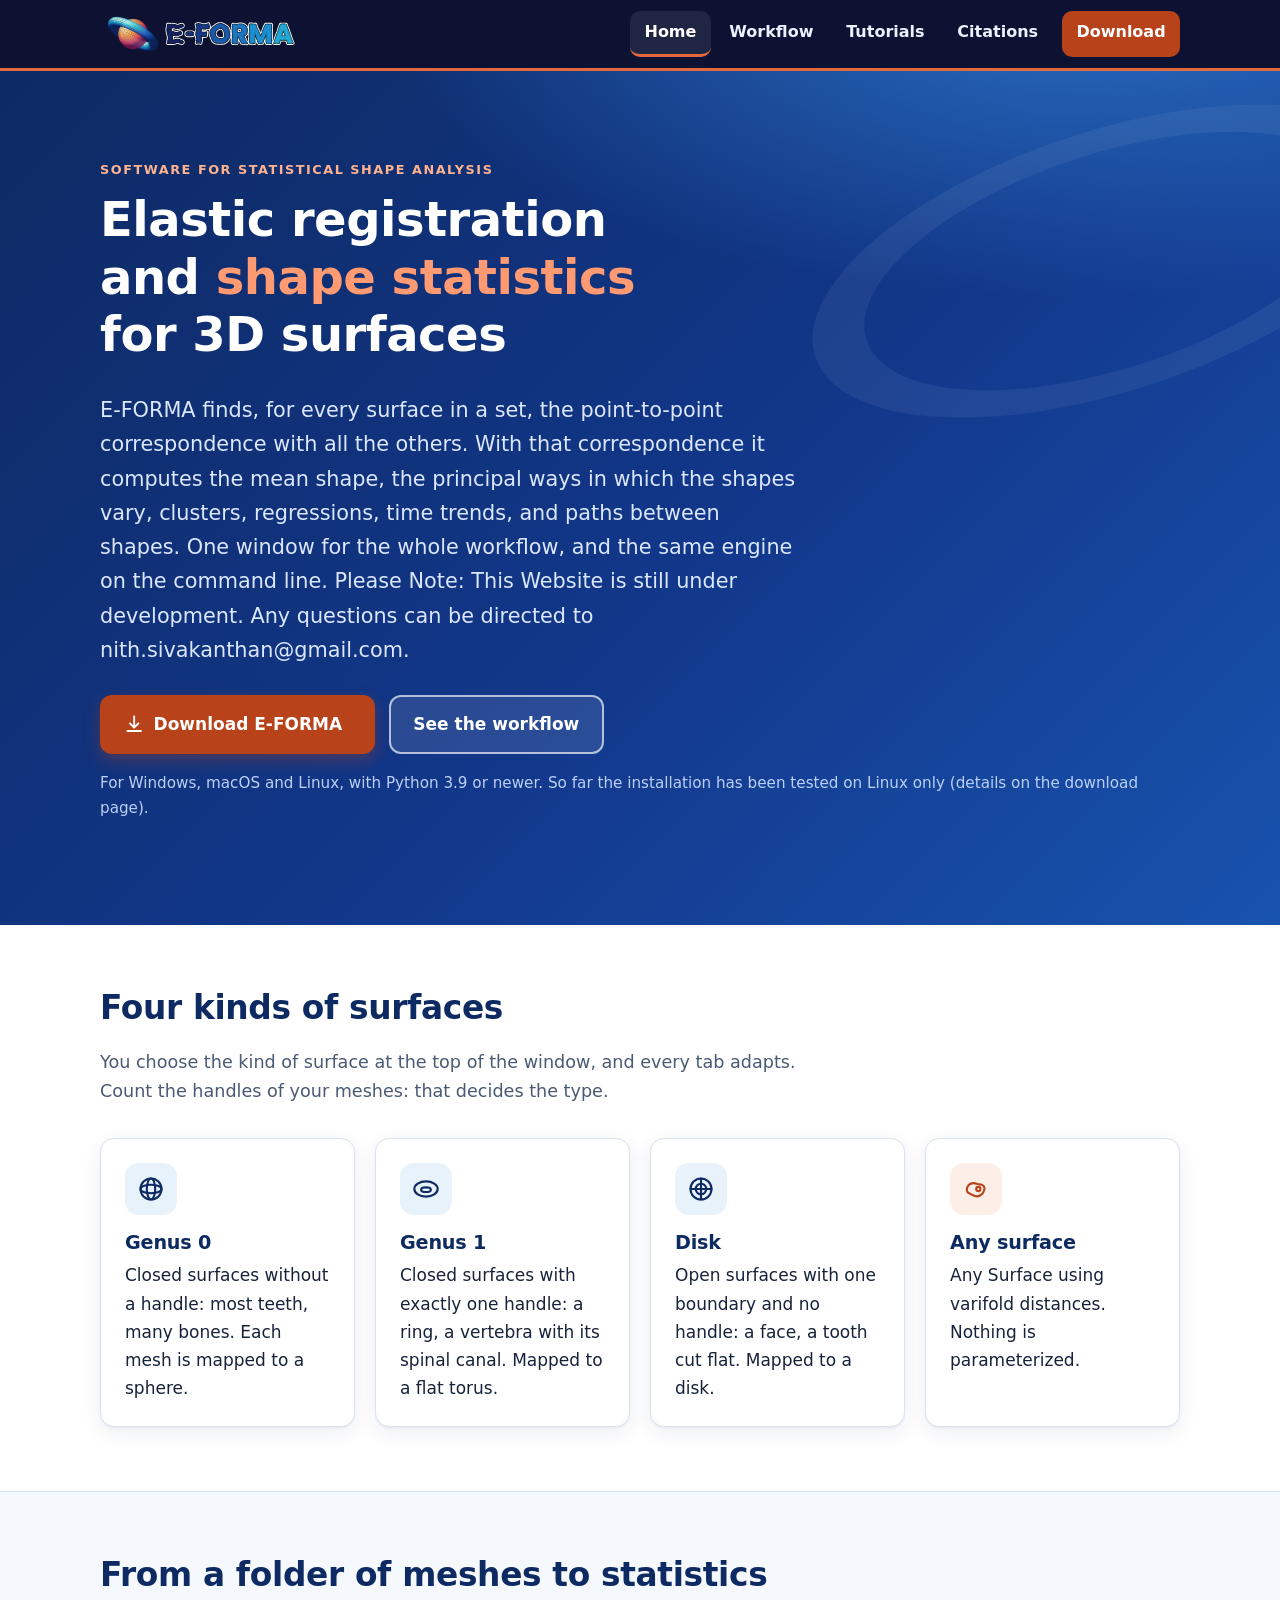
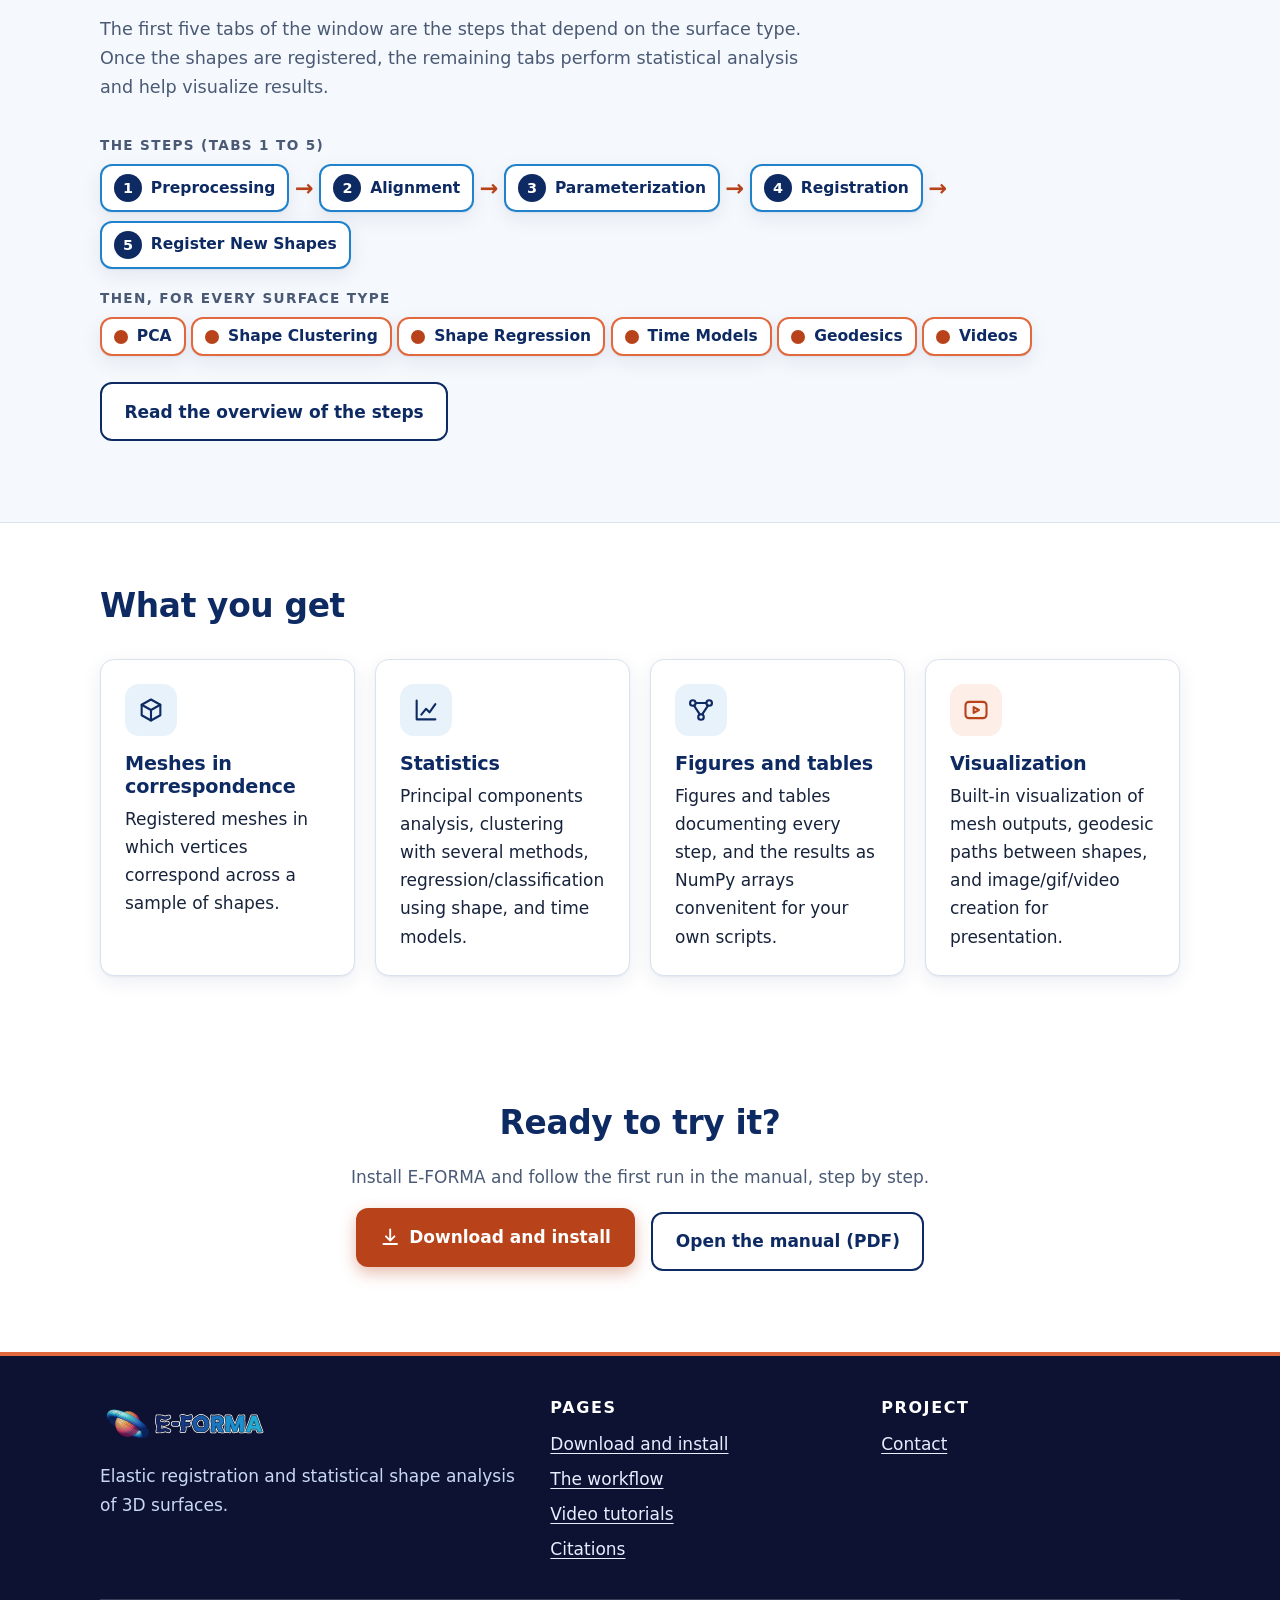
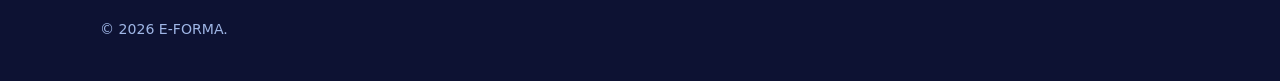
<file: index.html>
<!DOCTYPE html>
<html lang="en">
<head>
<meta charset="utf-8">
<meta name="viewport" content="width=device-width, initial-scale=1">
<title>E-FORMA: Elastic Registration for 3D Surfaces</title>
<meta name="description" content="E-FORMA registers sets of 3D surfaces with elastic methods and computes the mean shape, principal components, clusters, regressions, geodesics and videos. Download, install and learn the workflow.">
<meta name="theme-color" content="#0e2a63">
<link rel="icon" href="favicon.ico" sizes="any">
<link rel="icon" type="image/png" sizes="32x32" href="assets/img/icon_32.png">
<link rel="apple-touch-icon" href="assets/img/icon_256.png">
<meta property="og:type" content="website">
<meta property="og:title" content="E-FORMA: Elastic Registration for 3D Surfaces">
<meta property="og:description" content="E-FORMA registers sets of 3D surfaces with elastic methods and computes the mean shape, principal components, clusters, regressions, geodesics and videos. Download, install and learn the workflow.">
<meta property="og:url" content="https://eforma.github.io/">
<meta property="og:image" content="https://eforma.github.io/assets/img/og-image.png">
<link rel="stylesheet" href="assets/css/style.css">
<script src="assets/js/site.js" defer></script>
</head>
<body>
<!-- CHROME:HEADER:START -->
<a class="skip" href="#main">Skip to the content</a>
<header class="site-header">
  <div class="container">
    <a class="brand" href="index.html" aria-label="E-FORMA, home page"><img src="assets/img/EFORMA_logo_lockup_dark.svg" alt="E-FORMA" width="175" height="54"></a>
    <button class="nav-toggle" type="button" aria-controls="site-nav" aria-expanded="false">Menu</button>
    <nav class="site-nav" id="site-nav" aria-label="Main">
      <ul>
        <li><a href="index.html" aria-current="page">Home</a></li>
        <li><a href="workflow.html">Workflow</a></li>
        <li><a href="tutorials.html">Tutorials</a></li>
        <li><a href="citations.html">Citations</a></li>
        <li><a class="nav-cta" href="download.html">Download</a></li>
      </ul>
    </nav>
  </div>
</header>
<!-- CHROME:HEADER:END -->
<main id="main">

<div class="hero">
  <div class="container">
    <p class="eyebrow">Software for statistical shape analysis</p>
    <h1>Elastic registration and <span class="accent">shape statistics</span> for 3D surfaces</h1>
    <p class="lead">E-FORMA finds, for every surface in a set, the point-to-point correspondence with all the others. With that correspondence it computes the mean shape, the principal ways in which the shapes vary, clusters, regressions, time trends, and paths between shapes. One window for the whole workflow, and the same engine on the command line.  Please Note: This Website is still under development. Any questions can be directed to nith.sivakanthan@gmail.com.</p>
    <div class="hero-actions">
      <a class="btn btn-primary" href="download.html"><svg viewBox="0 0 24 24" fill="none" stroke="currentColor" stroke-width="2.2" stroke-linecap="round" stroke-linejoin="round" aria-hidden="true"><path d="M12 3v12M7 11l5 5 5-5M4 20h16"/></svg> Download E-FORMA <small data-release="version"></small></a>
      <a class="btn btn-light" href="workflow.html">See the workflow</a>
    </div>
    <p class="hero-note">For Windows, macOS and Linux, with Python 3.9 or newer. So far the installation has been tested on Linux only (details on the download page).</p>
  </div>
</div>

<section>
  <div class="container">
    <div class="section-head">
      <h2>Four kinds of surfaces</h2>
      <p>You choose the kind of surface at the top of the window, and every tab adapts. Count the handles of your meshes: that decides the type.</p>
    </div>
    <div class="grid grid-4">
      <a class="card" href="workflow.html#surface-types"><div class="icon"><svg viewBox="0 0 24 24" fill="none" stroke="currentColor" stroke-width="1.8" stroke-linecap="round" aria-hidden="true"><circle cx="12" cy="12" r="9"/><ellipse cx="12" cy="12" rx="9" ry="3.6"/><ellipse cx="12" cy="12" rx="3.6" ry="9"/></svg></div><h3>Genus 0</h3><p>Closed surfaces without a handle: most teeth, many bones. Each mesh is mapped to a sphere.</p></a>
      <a class="card" href="workflow.html#surface-types"><div class="icon"><svg viewBox="0 0 24 24" fill="none" stroke="currentColor" stroke-width="1.8" stroke-linecap="round" aria-hidden="true"><ellipse cx="12" cy="12" rx="10" ry="6.5"/><ellipse cx="12" cy="12.6" rx="4.2" ry="2"/></svg></div><h3>Genus 1</h3><p>Closed surfaces with exactly one handle: a ring, a vertebra with its spinal canal. Mapped to a flat torus.</p></a>
      <a class="card" href="workflow.html#surface-types"><div class="icon"><svg viewBox="0 0 24 24" fill="none" stroke="currentColor" stroke-width="1.8" stroke-linecap="round" aria-hidden="true"><circle cx="12" cy="12" r="9"/><circle cx="12" cy="12" r="4.5"/><path d="M12 3v18M3 12h18"/></svg></div><h3>Disk</h3><p>Open surfaces with one boundary and no handle: a face, a tooth cut flat. Mapped to a disk.</p></a>
      <a class="card" href="workflow.html#surface-types"><div class="icon orange"><svg viewBox="0 0 24 24" fill="none" stroke="currentColor" stroke-width="1.8" stroke-linecap="round" stroke-linejoin="round" aria-hidden="true"><path d="M5 15c-2-3 0-8 5-8 2 0 3 1 5 1 3 0 5 2 4 5-1 4-5 6-8 5-3-1-4-2-6-3z"/><circle cx="14" cy="12" r="1.8"/></svg></div><h3>Any surface</h3><p>Any Surface using varifold distances. Nothing is parameterized.</p></a>
    </div>
  </div>
</section>

<section class="section-soft">
  <div class="container">
    <div class="section-head">
      <h2>From a folder of meshes to statistics</h2>
      <p>The first five tabs of the window are the steps that depend on the surface type. Once the shapes are registered, the remaining tabs perform statistical analysis and help visualize results.</p>
    </div>
    <p class="flow-label">The steps (tabs 1 to 5)</p>
    <ol class="flow">
      <li><a class="box" href="workflow.html#step-1"><span class="n">1</span>Preprocessing</a><span class="arrow" aria-hidden="true">&rarr;</span></li>
      <li><a class="box" href="workflow.html#step-2"><span class="n">2</span>Alignment</a><span class="arrow" aria-hidden="true">&rarr;</span></li>
      <li><a class="box" href="workflow.html#step-3"><span class="n">3</span>Parameterization</a><span class="arrow" aria-hidden="true">&rarr;</span></li>
      <li><a class="box" href="workflow.html#step-4"><span class="n">4</span>Registration</a><span class="arrow" aria-hidden="true">&rarr;</span></li>
      <li><a class="box" href="workflow.html#step-5"><span class="n">5</span>Register New Shapes</a></li>
    </ol>
    <p class="flow-label">Then, for every surface type</p>
    <ol class="flow">
      <li><a class="box shared" href="workflow.html#step-6"><span class="n"></span>PCA</a></li>
      <li><a class="box shared" href="workflow.html#step-7"><span class="n"></span>Shape Clustering</a></li>
      <li><a class="box shared" href="workflow.html#step-7"><span class="n"></span>Shape Regression</a></li>
      <li><a class="box shared" href="workflow.html#step-7"><span class="n"></span>Time Models</a></li>
      <li><a class="box shared" href="workflow.html#step-8"><span class="n"></span>Geodesics</a></li>
      <li><a class="box shared" href="workflow.html#step-8"><span class="n"></span>Videos</a></li>
    </ol>
    <p style="margin-top:1.6rem"><a class="btn btn-outline" href="workflow.html">Read the overview of the steps</a></p>
  </div>
</section>

<section>
  <div class="container">
    <div class="section-head">
      <h2>What you get</h2>
    </div>
    <div class="grid grid-4">
      <div class="card"><div class="icon"><svg viewBox="0 0 24 24" fill="none" stroke="currentColor" stroke-width="1.8" stroke-linecap="round" stroke-linejoin="round" aria-hidden="true"><path d="M12 3l8 4.5v9L12 21l-8-4.5v-9z"/><path d="M12 12l8-4.5M12 12v9M12 12L4 7.5"/></svg></div><h3>Meshes in correspondence</h3><p>Registered meshes in which vertices correspond across a sample of shapes.</p></div>
      <div class="card"><div class="icon"><svg viewBox="0 0 24 24" fill="none" stroke="currentColor" stroke-width="1.8" stroke-linecap="round" stroke-linejoin="round" aria-hidden="true"><path d="M4 20V4M4 20h16"/><path d="M8 16l4-5 3 3 5-7"/></svg></div><h3>Statistics</h3><p>Principal components analysis, clustering with several methods, regression/classification using shape, and time models.</p></div>
      <div class="card"><div class="icon"><svg viewBox="0 0 24 24" fill="none" stroke="currentColor" stroke-width="1.8" stroke-linecap="round" stroke-linejoin="round" aria-hidden="true"><circle cx="5" cy="6" r="2.4"/><circle cx="19" cy="6" r="2.4"/><circle cx="12" cy="18" r="2.4"/><path d="M7.4 6h9.2M6 8.2l5 7.6M18 8.2l-5 7.6"/></svg></div><h3>Figures and tables</h3><p>Figures and tables documenting every step, and the results as NumPy arrays convenitent for your own scripts.</p></div>
      <div class="card"><div class="icon orange"><svg viewBox="0 0 24 24" fill="none" stroke="currentColor" stroke-width="1.8" stroke-linecap="round" stroke-linejoin="round" aria-hidden="true"><rect x="3" y="5" width="18" height="14" rx="3"/><path d="M10 9.5v5l4.5-2.5z"/></svg></div><h3>Visualization</h3><p>Built-in visualization of mesh outputs, geodesic paths between shapes, and image/gif/video creation for presentation.</p></div>
    </div>
    <!-- <p class="muted small" style="margin-top:1.2rem">Everything runs on your own computer. Your meshes are never modified: the results go into a separate <code>eforma_output</code> folder, which by default is inside your meshes folder and can be placed anywhere you choose.</p> -->
  </div>
</section>

<!-- <section class="section-soft">
  <div class="container">
    <div class="section-head">
      <h2>Example output</h2>
      <p>Real output of the program for three vertebra meshes. Three shapes are enough to show what the results look like, not to draw conclusions: a real study needs many more.</p>
    </div>
    <div class="grid grid-figs">
      <figure class="figure">
        <a class="zoom" href="assets/img/figures/registration-before-after.png" aria-label="Open the registration figure at full size"><img src="assets/img/figures/registration-before-after.png" width="847" height="803" loading="lazy" alt="Three vertebra meshes in three rows. The left column shows the mean shape in grey. The middle column shows each vertebra before registration, colored by how much it differs from the mean at every point, with large differences in dark red and purple. The right column shows the same vertebrae after registration, almost uniformly pale, meaning they now match the mean closely."></a>
        <figcaption><strong>Registration.</strong> Each vertebra (rows) against the mean shape (left). The color shows how much the shape differs from the mean at every point: before registration (middle, best rotation only) and after (right). The distance to the mean falls from 0.44, 1.36 and 1.26 to 0.34, 0.34 and 0.33.</figcaption>
      </figure>
      <figure class="figure">
        <a class="zoom" href="assets/img/figures/principal-modes.png" aria-label="Open the principal modes figure at full size"><img src="assets/img/figures/principal-modes.png" width="1211" height="454" loading="lazy" alt="Two rows of five vertebra shapes. Each row shows one principal component of shape variation, from minus two standard deviations through the mean shape to plus two standard deviations, colored by displacement from the mean along the surface normal, from blue for inward to red for outward."></a>
        <figcaption><strong>Modes of variation.</strong> The first two principal components of the same three vertebrae, from &minus;2 to +2 standard deviations around the mean. Color is the displacement along the surface normal (red outward, blue inward).</figcaption>
      </figure>
    </div>
  </div>
</section> -->

<!-- <section>
  <div class="container">
    <div class="section-head">
      <h2>Get started</h2>
    </div>
    <div class="grid grid-3">
      <a class="card" href="download.html"><div class="icon orange"><svg viewBox="0 0 24 24" fill="none" stroke="currentColor" stroke-width="2.2" stroke-linecap="round" stroke-linejoin="round" aria-hidden="true"><path d="M12 3v12M7 11l5 5 5-5M4 20h16"/></svg></div><h3>1. Download and install</h3><p>One zip file, installed with pip into its own environment. Instructions for Windows, macOS and Linux.</p></a>
      <a class="card" href="workflow.html"><div class="icon"><svg viewBox="0 0 24 24" fill="none" stroke="currentColor" stroke-width="1.8" stroke-linecap="round" stroke-linejoin="round" aria-hidden="true"><circle cx="5" cy="6" r="2.4"/><circle cx="19" cy="6" r="2.4"/><circle cx="12" cy="18" r="2.4"/><path d="M7.4 6h9.2M6 8.2l5 7.6M18 8.2l-5 7.6"/></svg></div><h3>2. Learn the workflow</h3><p>The steps from a folder of meshes to the mean, the modes of variation and the comparisons, with pictures.</p></a>
      <a class="card" href="downloads/EFORMA_manual.pdf" data-release-link="manual"><div class="icon"><svg viewBox="0 0 24 24" fill="none" stroke="currentColor" stroke-width="1.8" stroke-linecap="round" stroke-linejoin="round" aria-hidden="true"><path d="M4 5a2 2 0 0 1 2-2h13v16H6a2 2 0 0 0-2 2z"/><path d="M4 21V5M9 7h6"/></svg></div><h3>3. Read the manual</h3><p>Every tab and every setting explained, with recipes and troubleshooting (PDF<span data-release="manual-size" data-prefix=", "></span>).</p></a>
    </div>
  </div>
</section> -->

<section>
  <div class="container narrow center">
    <h2>Ready to try it?</h2>
    <p class="muted">Install E-FORMA and follow the first run in the manual, step by step.</p>
    <p><a class="btn btn-primary" href="download.html"><svg viewBox="0 0 24 24" fill="none" stroke="currentColor" stroke-width="2.2" stroke-linecap="round" stroke-linejoin="round" aria-hidden="true"><path d="M12 3v12M7 11l5 5 5-5M4 20h16"/></svg> Download and install</a> &nbsp; <a class="btn btn-outline" href="downloads/EFORMA_manual.pdf" data-release-link="manual">Open the manual (PDF)</a></p>
  </div>
</section>

</main>
<!-- CHROME:FOOTER:START -->
<footer class="site-footer">
  <div class="container">
    <div class="cols">
      <div>
        <img src="assets/img/EFORMA_logo_lockup_dark.svg" alt="E-FORMA" width="142" height="44">
        <p>Elastic registration and statistical shape analysis of 3D surfaces.</p>
      </div>
      <div>
        <h2>Pages</h2>
        <ul>
          <li><a href="download.html">Download and install</a></li>
          <li><a href="workflow.html">The workflow</a></li>
          <li><a href="tutorials.html">Video tutorials</a></li>
          <li><a href="citations.html">Citations</a></li>
        </ul>
      </div>
      <div>
        <h2>Project</h2>
        <ul>
          <!-- <li><a href="downloads/EFORMA_manual.pdf" data-release-link="manual">Manual (PDF)</a></li> -->
          <!-- <li><a href="download.html" data-site="github" hidden>Source on GitHub</a></li> -->
          <!-- <li><a href="download.html" data-site="issues" hidden>Report a problem</a></li> -->
          <li><a href="download.html" data-site="contact" hidden>Contact</a></li>
        </ul>
      </div>
    </div>
    <p class="fine">&copy; <span data-year>2026</span> E-FORMA. <span data-site-text="license_note" hidden></span></p>
  </div>
</footer>
<!-- CHROME:FOOTER:END -->
</body>
</html>
</file>
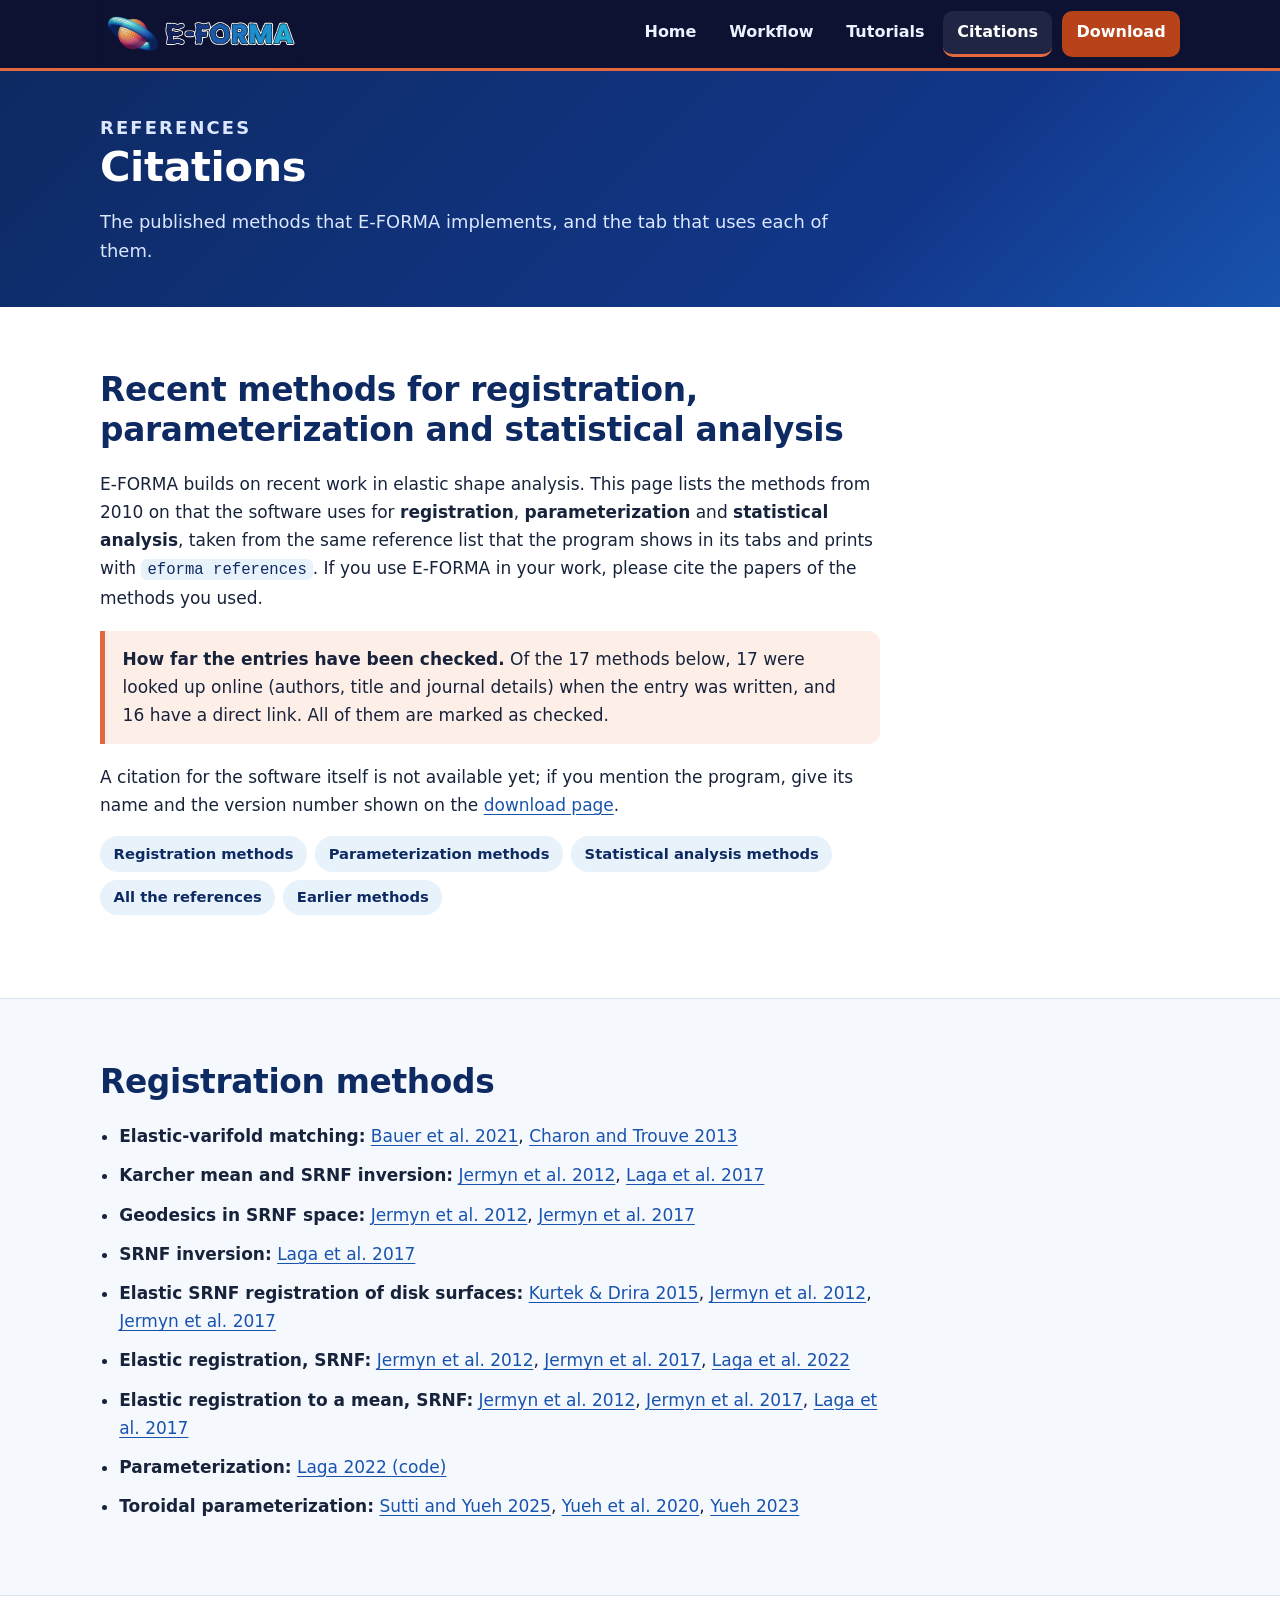
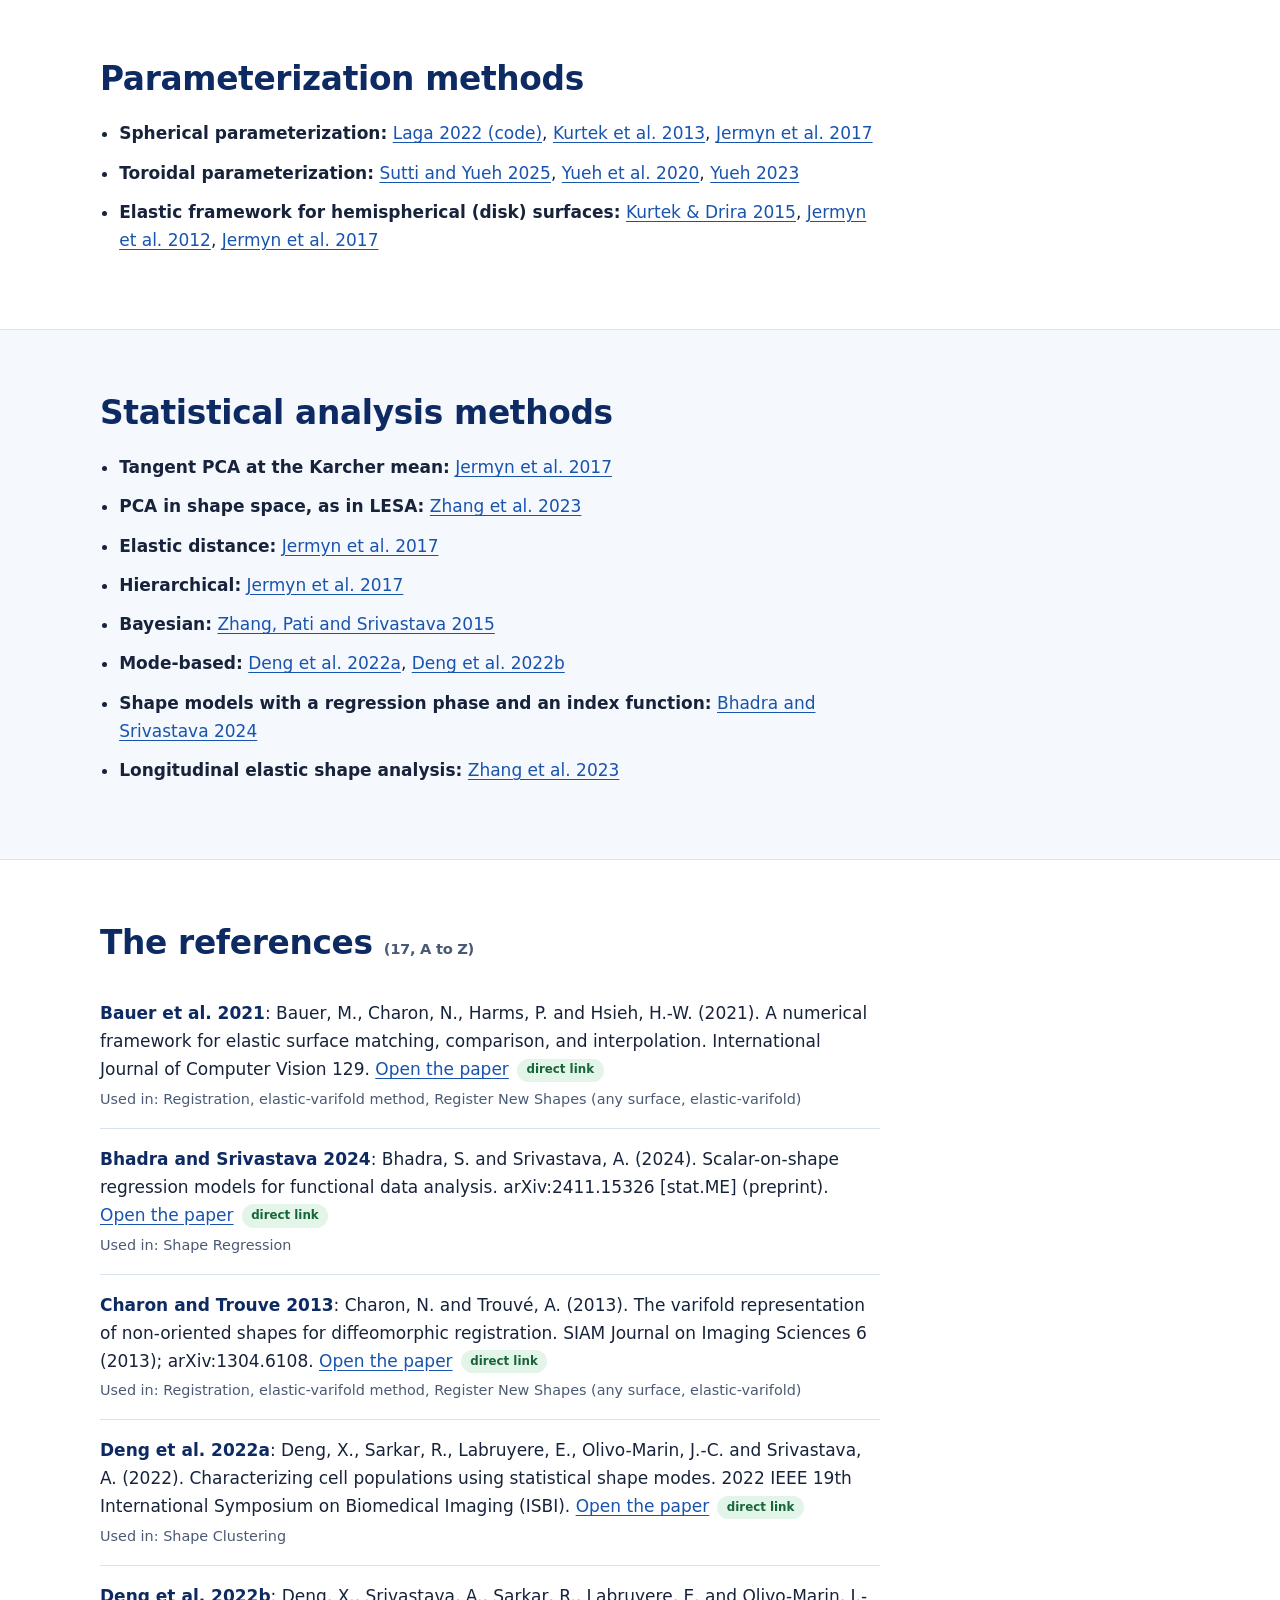
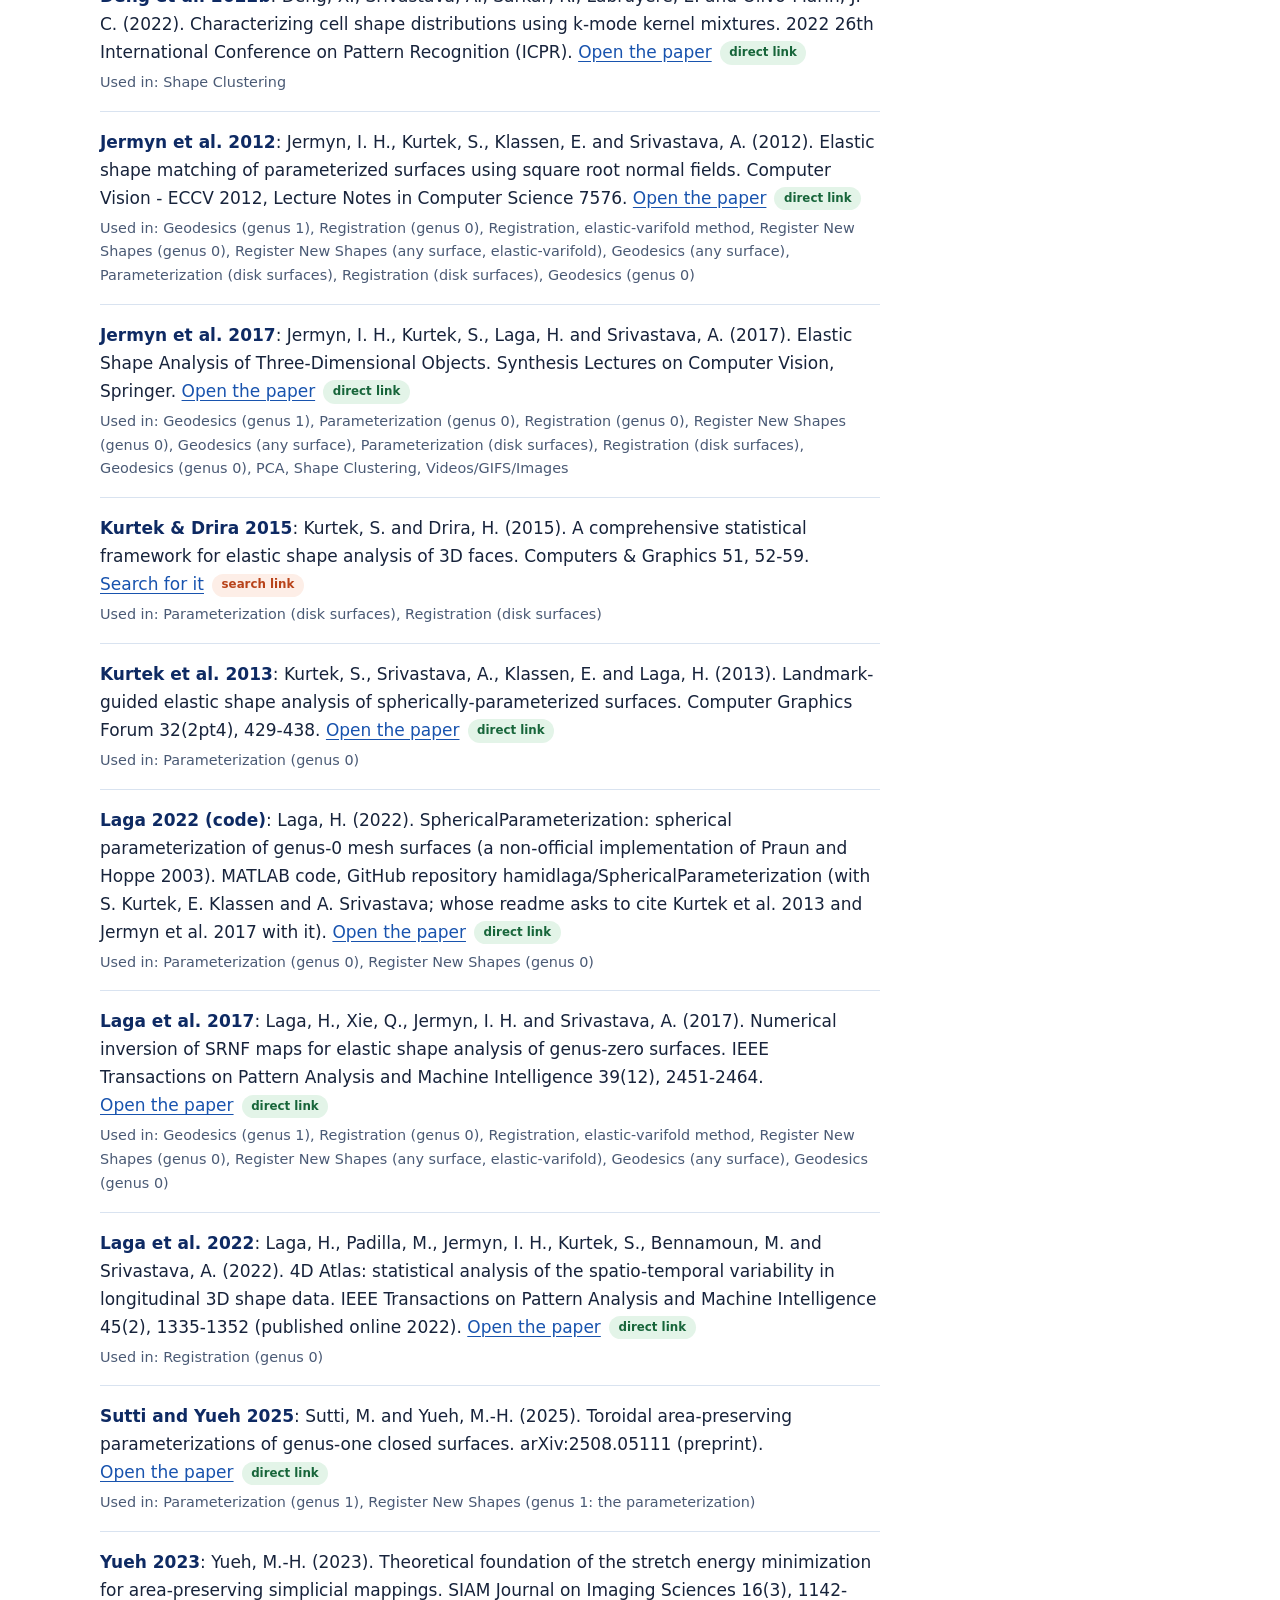
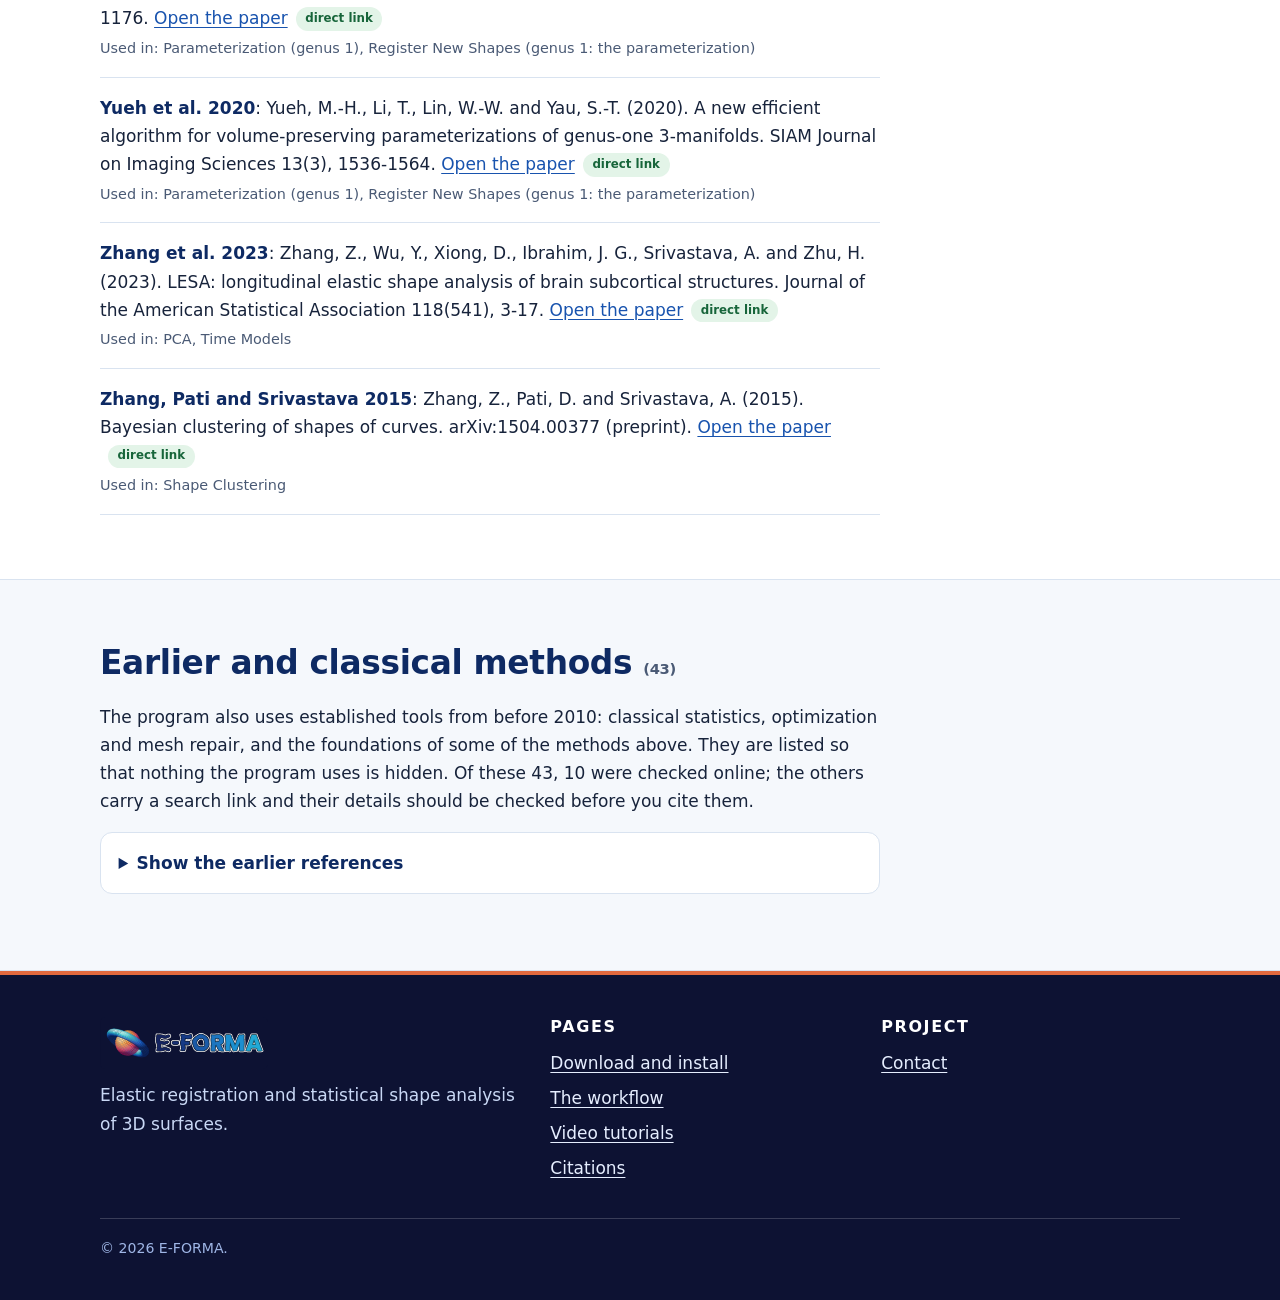
<file: citations.html>
<!DOCTYPE html>
<html lang="en">
<head>
<meta charset="utf-8">
<meta name="viewport" content="width=device-width, initial-scale=1">
<title>Citations: the methods behind E-FORMA</title>
<meta name="description" content="The published methods used by E-FORMA for registration, parameterization, statistics and visualization, with their references and the tab that uses each.">
<meta name="theme-color" content="#0e2a63">
<link rel="icon" href="favicon.ico" sizes="any">
<link rel="icon" type="image/png" sizes="32x32" href="assets/img/icon_32.png">
<link rel="apple-touch-icon" href="assets/img/icon_256.png">
<meta property="og:type" content="website">
<meta property="og:title" content="Citations: the methods behind E-FORMA">
<meta property="og:description" content="The published methods used by E-FORMA for registration, parameterization, statistics and visualization, with their references and the tab that uses each.">
<meta property="og:url" content="https://eforma.github.io/citations.html">
<meta property="og:image" content="https://eforma.github.io/assets/img/og-image.png">
<link rel="stylesheet" href="assets/css/style.css">
<script src="assets/js/site.js" defer></script>
</head>
<body>
<!-- CHROME:HEADER:START -->
<a class="skip" href="#main">Skip to the content</a>
<header class="site-header">
  <div class="container">
    <a class="brand" href="index.html" aria-label="E-FORMA, home page"><img src="assets/img/EFORMA_logo_lockup_dark.svg" alt="E-FORMA" width="175" height="54"></a>
    <button class="nav-toggle" type="button" aria-controls="site-nav" aria-expanded="false">Menu</button>
    <nav class="site-nav" id="site-nav" aria-label="Main">
      <ul>
        <li><a href="index.html">Home</a></li>
        <li><a href="workflow.html">Workflow</a></li>
        <li><a href="tutorials.html">Tutorials</a></li>
        <li><a href="citations.html" aria-current="page">Citations</a></li>
        <li><a class="nav-cta" href="download.html">Download</a></li>
      </ul>
    </nav>
  </div>
</header>
<!-- CHROME:HEADER:END -->
<main id="main">
<div class="page-hero"><div class="container"><p class="eyebrow">References</p><h1>Citations</h1><p>The published methods that E-FORMA implements, and the tab that uses each of them.</p></div></div>
<!-- CITATIONS:START (generated by tools/build_citations.py: do not edit by hand) -->
<section>
<div class="container narrow">
<h2>Recent methods for registration, parameterization and statistical analysis</h2>
<p>E-FORMA builds on recent work in elastic shape analysis. This page lists the methods from 2010 on that the software uses for <strong>registration</strong>, <strong>parameterization</strong> and <strong>statistical analysis</strong>, taken from the same reference list that the program shows in its tabs and prints with <code>eforma references</code>. If you use E-FORMA in your work, please cite the papers of the methods you used.</p>
<div class="note"><p><strong>How far the entries have been checked.</strong> Of the 17 methods below, 17 were looked up online (authors, title and journal details) when the entry was written, and 16 have a direct link. All of them are marked as checked.</p></div>
<p>A citation for the software itself is not available yet; if you mention the program, give its name and the version number shown on the <a href="download.html">download page</a>.</p>
<ul class="toc" aria-label="Jump to a part of the page"><li><a href="#registration">Registration methods</a></li><li><a href="#parameterization">Parameterization methods</a></li><li><a href="#statistics">Statistical analysis methods</a></li><li><a href="#references">All the references</a></li><li><a href="#older">Earlier methods</a></li></ul>
</div>
</section>
<section id="registration" class="section-soft">
<div class="container narrow">
<h2>Registration methods</h2>
<ul class="what">
<li><strong>Elastic-varifold matching:</strong> <a href="#ref-bauer2021">Bauer et al. 2021</a>, <a href="#ref-charon2013">Charon and Trouve 2013</a></li>
<li><strong>Karcher mean and SRNF inversion:</strong> <a href="#ref-jermyn2012">Jermyn et al. 2012</a>, <a href="#ref-laga2017">Laga et al. 2017</a></li>
<li><strong>Geodesics in SRNF space:</strong> <a href="#ref-jermyn2012">Jermyn et al. 2012</a>, <a href="#ref-jermyn2017">Jermyn et al. 2017</a></li>
<li><strong>SRNF inversion:</strong> <a href="#ref-laga2017">Laga et al. 2017</a></li>
<li><strong>Elastic SRNF registration of disk surfaces:</strong> <a href="#ref-kurtek2015">Kurtek &amp; Drira 2015</a>, <a href="#ref-jermyn2012">Jermyn et al. 2012</a>, <a href="#ref-jermyn2017">Jermyn et al. 2017</a></li>
<li><strong>Elastic registration, SRNF:</strong> <a href="#ref-jermyn2012">Jermyn et al. 2012</a>, <a href="#ref-jermyn2017">Jermyn et al. 2017</a>, <a href="#ref-laga2022">Laga et al. 2022</a></li>
<li><strong>Elastic registration to a mean, SRNF:</strong> <a href="#ref-jermyn2012">Jermyn et al. 2012</a>, <a href="#ref-jermyn2017">Jermyn et al. 2017</a>, <a href="#ref-laga2017">Laga et al. 2017</a></li>
<li><strong>Parameterization:</strong> <a href="#ref-laga2022code">Laga 2022 (code)</a></li>
<li><strong>Toroidal parameterization:</strong> <a href="#ref-sutti2025">Sutti and Yueh 2025</a>, <a href="#ref-yueh2020">Yueh et al. 2020</a>, <a href="#ref-yueh2023">Yueh 2023</a></li>
</ul>
</div>
</section>
<section id="parameterization">
<div class="container narrow">
<h2>Parameterization methods</h2>
<ul class="what">
<li><strong>Spherical parameterization:</strong> <a href="#ref-laga2022code">Laga 2022 (code)</a>, <a href="#ref-kurtek2013">Kurtek et al. 2013</a>, <a href="#ref-jermyn2017">Jermyn et al. 2017</a></li>
<li><strong>Toroidal parameterization:</strong> <a href="#ref-sutti2025">Sutti and Yueh 2025</a>, <a href="#ref-yueh2020">Yueh et al. 2020</a>, <a href="#ref-yueh2023">Yueh 2023</a></li>
<li><strong>Elastic framework for hemispherical (disk) surfaces:</strong> <a href="#ref-kurtek2015">Kurtek &amp; Drira 2015</a>, <a href="#ref-jermyn2012">Jermyn et al. 2012</a>, <a href="#ref-jermyn2017">Jermyn et al. 2017</a></li>
</ul>
</div>
</section>
<section id="statistics" class="section-soft">
<div class="container narrow">
<h2>Statistical analysis methods</h2>
<ul class="what">
<li><strong>Tangent PCA at the Karcher mean:</strong> <a href="#ref-jermyn2017">Jermyn et al. 2017</a></li>
<li><strong>PCA in shape space, as in LESA:</strong> <a href="#ref-zhang2023">Zhang et al. 2023</a></li>
<li><strong>Elastic distance:</strong> <a href="#ref-jermyn2017">Jermyn et al. 2017</a></li>
<li><strong>Hierarchical:</strong> <a href="#ref-jermyn2017">Jermyn et al. 2017</a></li>
<li><strong>Bayesian:</strong> <a href="#ref-zhang2015">Zhang, Pati and Srivastava 2015</a></li>
<li><strong>Mode-based:</strong> <a href="#ref-deng2022">Deng et al. 2022a</a>, <a href="#ref-deng2022b">Deng et al. 2022b</a></li>
<li><strong>Shape models with a regression phase and an index function:</strong> <a href="#ref-bhadra2024">Bhadra and Srivastava 2024</a></li>
<li><strong>Longitudinal elastic shape analysis:</strong> <a href="#ref-zhang2023">Zhang et al. 2023</a></li>
</ul>
</div>
</section>
<section id="references">
<div class="container narrow">
<h2>The references <span class="muted small">(17, A to Z)</span></h2>
<ul class="cite-list">
<li id="ref-bauer2021"><span class="tag">Bauer et al. 2021</span>: Bauer, M., Charon, N., Harms, P. and Hsieh, H.-W. (2021). A numerical framework for elastic surface matching, comparison, and interpolation. International Journal of Computer Vision 129. <a class="link" href="https://doi.org/10.1007/s11263-021-01476-6" target="_blank" rel="noopener">Open the paper</a><span class="badge ok">direct link</span><div class="used">Used in: Registration, elastic-varifold method, Register New Shapes (any surface, elastic-varifold)</div></li>
<li id="ref-bhadra2024"><span class="tag">Bhadra and Srivastava 2024</span>: Bhadra, S. and Srivastava, A. (2024). Scalar-on-shape regression models for functional data analysis. arXiv:2411.15326 [stat.ME] (preprint). <a class="link" href="https://arxiv.org/abs/2411.15326" target="_blank" rel="noopener">Open the paper</a><span class="badge ok">direct link</span><div class="used">Used in: Shape Regression</div></li>
<li id="ref-charon2013"><span class="tag">Charon and Trouve 2013</span>: Charon, N. and Trouvé, A. (2013). The varifold representation of non-oriented shapes for diffeomorphic registration. SIAM Journal on Imaging Sciences 6 (2013); arXiv:1304.6108. <a class="link" href="https://arxiv.org/abs/1304.6108" target="_blank" rel="noopener">Open the paper</a><span class="badge ok">direct link</span><div class="used">Used in: Registration, elastic-varifold method, Register New Shapes (any surface, elastic-varifold)</div></li>
<li id="ref-deng2022"><span class="tag">Deng et al. 2022a</span>: Deng, X., Sarkar, R., Labruyere, E., Olivo-Marin, J.-C. and Srivastava, A. (2022). Characterizing cell populations using statistical shape modes. 2022 IEEE 19th International Symposium on Biomedical Imaging (ISBI). <a class="link" href="https://doi.org/10.1109/ISBI52829.2022.9761679" target="_blank" rel="noopener">Open the paper</a><span class="badge ok">direct link</span><div class="used">Used in: Shape Clustering</div></li>
<li id="ref-deng2022b"><span class="tag">Deng et al. 2022b</span>: Deng, X., Srivastava, A., Sarkar, R., Labruyere, E. and Olivo-Marin, J.-C. (2022). Characterizing cell shape distributions using k-mode kernel mixtures. 2022 26th International Conference on Pattern Recognition (ICPR). <a class="link" href="https://doi.org/10.1109/ICPR56361.2022.9956604" target="_blank" rel="noopener">Open the paper</a><span class="badge ok">direct link</span><div class="used">Used in: Shape Clustering</div></li>
<li id="ref-jermyn2012"><span class="tag">Jermyn et al. 2012</span>: Jermyn, I. H., Kurtek, S., Klassen, E. and Srivastava, A. (2012). Elastic shape matching of parameterized surfaces using square root normal fields. Computer Vision - ECCV 2012, Lecture Notes in Computer Science 7576. <a class="link" href="https://doi.org/10.1007/978-3-642-33715-4_58" target="_blank" rel="noopener">Open the paper</a><span class="badge ok">direct link</span><div class="used">Used in: Geodesics (genus 1), Registration (genus 0), Registration, elastic-varifold method, Register New Shapes (genus 0), Register New Shapes (any surface, elastic-varifold), Geodesics (any surface), Parameterization (disk surfaces), Registration (disk surfaces), Geodesics (genus 0)</div></li>
<li id="ref-jermyn2017"><span class="tag">Jermyn et al. 2017</span>: Jermyn, I. H., Kurtek, S., Laga, H. and Srivastava, A. (2017). Elastic Shape Analysis of Three-Dimensional Objects. Synthesis Lectures on Computer Vision, Springer. <a class="link" href="https://doi.org/10.1007/978-3-031-01819-0" target="_blank" rel="noopener">Open the paper</a><span class="badge ok">direct link</span><div class="used">Used in: Geodesics (genus 1), Parameterization (genus 0), Registration (genus 0), Register New Shapes (genus 0), Geodesics (any surface), Parameterization (disk surfaces), Registration (disk surfaces), Geodesics (genus 0), PCA, Shape Clustering, Videos/GIFS/Images</div></li>
<li id="ref-kurtek2015"><span class="tag">Kurtek &amp; Drira 2015</span>: Kurtek, S. and Drira, H. (2015). A comprehensive statistical framework for elastic shape analysis of 3D faces. Computers &amp; Graphics 51, 52-59. <a class="link" href="https://search.crossref.org/search/works?q=A%20comprehensive%20statistical%20framework%20for%20elastic%20shape%20analysis%20of%203D%20faces%20Kurtek&amp;from_ui=yes" target="_blank" rel="noopener">Search for it</a><span class="badge search">search link</span><div class="used">Used in: Parameterization (disk surfaces), Registration (disk surfaces)</div></li>
<li id="ref-kurtek2013"><span class="tag">Kurtek et al. 2013</span>: Kurtek, S., Srivastava, A., Klassen, E. and Laga, H. (2013). Landmark-guided elastic shape analysis of spherically-parameterized surfaces. Computer Graphics Forum 32(2pt4), 429-438. <a class="link" href="https://doi.org/10.1111/cgf.12063" target="_blank" rel="noopener">Open the paper</a><span class="badge ok">direct link</span><div class="used">Used in: Parameterization (genus 0)</div></li>
<li id="ref-laga2022code"><span class="tag">Laga 2022 (code)</span>: Laga, H. (2022). SphericalParameterization: spherical parameterization of genus-0 mesh surfaces (a non-official implementation of Praun and Hoppe 2003). MATLAB code, GitHub repository hamidlaga/SphericalParameterization (with S. Kurtek, E. Klassen and A. Srivastava; whose readme asks to cite Kurtek et al. 2013 and Jermyn et al. 2017 with it). <a class="link" href="https://github.com/hamidlaga/SphericalParameterization" target="_blank" rel="noopener">Open the paper</a><span class="badge ok">direct link</span><div class="used">Used in: Parameterization (genus 0), Register New Shapes (genus 0)</div></li>
<li id="ref-laga2017"><span class="tag">Laga et al. 2017</span>: Laga, H., Xie, Q., Jermyn, I. H. and Srivastava, A. (2017). Numerical inversion of SRNF maps for elastic shape analysis of genus-zero surfaces. IEEE Transactions on Pattern Analysis and Machine Intelligence 39(12), 2451-2464. <a class="link" href="https://doi.org/10.1109/TPAMI.2016.2647596" target="_blank" rel="noopener">Open the paper</a><span class="badge ok">direct link</span><div class="used">Used in: Geodesics (genus 1), Registration (genus 0), Registration, elastic-varifold method, Register New Shapes (genus 0), Register New Shapes (any surface, elastic-varifold), Geodesics (any surface), Geodesics (genus 0)</div></li>
<li id="ref-laga2022"><span class="tag">Laga et al. 2022</span>: Laga, H., Padilla, M., Jermyn, I. H., Kurtek, S., Bennamoun, M. and Srivastava, A. (2022). 4D Atlas: statistical analysis of the spatio-temporal variability in longitudinal 3D shape data. IEEE Transactions on Pattern Analysis and Machine Intelligence 45(2), 1335-1352 (published online 2022). <a class="link" href="https://doi.org/10.1109/TPAMI.2022.3163720" target="_blank" rel="noopener">Open the paper</a><span class="badge ok">direct link</span><div class="used">Used in: Registration (genus 0)</div></li>
<li id="ref-sutti2025"><span class="tag">Sutti and Yueh 2025</span>: Sutti, M. and Yueh, M.-H. (2025). Toroidal area-preserving parameterizations of genus-one closed surfaces. arXiv:2508.05111 (preprint). <a class="link" href="https://arxiv.org/abs/2508.05111" target="_blank" rel="noopener">Open the paper</a><span class="badge ok">direct link</span><div class="used">Used in: Parameterization (genus 1), Register New Shapes (genus 1: the parameterization)</div></li>
<li id="ref-yueh2023"><span class="tag">Yueh 2023</span>: Yueh, M.-H. (2023). Theoretical foundation of the stretch energy minimization for area-preserving simplicial mappings. SIAM Journal on Imaging Sciences 16(3), 1142-1176. <a class="link" href="https://doi.org/10.1137/22M1505062" target="_blank" rel="noopener">Open the paper</a><span class="badge ok">direct link</span><div class="used">Used in: Parameterization (genus 1), Register New Shapes (genus 1: the parameterization)</div></li>
<li id="ref-yueh2020"><span class="tag">Yueh et al. 2020</span>: Yueh, M.-H., Li, T., Lin, W.-W. and Yau, S.-T. (2020). A new efficient algorithm for volume-preserving parameterizations of genus-one 3-manifolds. SIAM Journal on Imaging Sciences 13(3), 1536-1564. <a class="link" href="https://doi.org/10.1137/19M1301096" target="_blank" rel="noopener">Open the paper</a><span class="badge ok">direct link</span><div class="used">Used in: Parameterization (genus 1), Register New Shapes (genus 1: the parameterization)</div></li>
<li id="ref-zhang2023"><span class="tag">Zhang et al. 2023</span>: Zhang, Z., Wu, Y., Xiong, D., Ibrahim, J. G., Srivastava, A. and Zhu, H. (2023). LESA: longitudinal elastic shape analysis of brain subcortical structures. Journal of the American Statistical Association 118(541), 3-17. <a class="link" href="https://doi.org/10.1080/01621459.2022.2102984" target="_blank" rel="noopener">Open the paper</a><span class="badge ok">direct link</span><div class="used">Used in: PCA, Time Models</div></li>
<li id="ref-zhang2015"><span class="tag">Zhang, Pati and Srivastava 2015</span>: Zhang, Z., Pati, D. and Srivastava, A. (2015). Bayesian clustering of shapes of curves. arXiv:1504.00377 (preprint). <a class="link" href="https://arxiv.org/abs/1504.00377" target="_blank" rel="noopener">Open the paper</a><span class="badge ok">direct link</span><div class="used">Used in: Shape Clustering</div></li>
</ul>
</div>
</section>
<section class="section-soft" id="older">
<div class="container narrow">
<h2>Earlier and classical methods <span class="muted small">(43)</span></h2>
<p>The program also uses established tools from before 2010: classical statistics, optimization and mesh repair, and the foundations of some of the methods above. They are listed so that nothing the program uses is hidden. Of these 43, 10 were checked online; the others carry a search link and their details should be checked before you cite them.</p>
<details><summary>Show the earlier references</summary>
<ul class="cite-list">
<li id="ref-akaike1974"><span class="tag">Akaike 1974</span>: Akaike, H. (1974). A new look at the statistical model identification. IEEE Transactions on Automatic Control 19(6), 716-723. <a class="link" href="https://search.crossref.org/search/works?q=A%20new%20look%20at%20the%20statistical%20model%20identification%20Akaike&amp;from_ui=yes" target="_blank" rel="noopener">Search for it</a><span class="badge search">search link</span><span class="badge search">details not checked online</span><div class="used">Used in: Time Models</div></li>
<li id="ref-aldous1985"><span class="tag">Aldous 1985</span>: Aldous, D. J. (1985). Exchangeability and related topics. Ecole d&#x27;Ete de Probabilites de Saint-Flour XIII, Lecture Notes in Mathematics 1117, 1-198, Springer. <a class="link" href="https://search.crossref.org/search/works?q=Exchangeability%20and%20related%20topics%20Aldous&amp;from_ui=yes" target="_blank" rel="noopener">Search for it</a><span class="badge search">search link</span><span class="badge search">details not checked online</span><div class="used">Used in: Shape Clustering</div></li>
<li id="ref-arthur2007"><span class="tag">Arthur and Vassilvitskii 2007</span>: Arthur, D. and Vassilvitskii, S. (2007). k-means++: the advantages of careful seeding. Proceedings of the 18th ACM-SIAM Symposium on Discrete Algorithms, 1027-1035. <a class="link" href="https://search.crossref.org/search/works?q=k-means%2B%2B%3A%20the%20advantages%20of%20careful%20seeding%20Arthur&amp;from_ui=yes" target="_blank" rel="noopener">Search for it</a><span class="badge search">search link</span><span class="badge search">details not checked online</span><div class="used">Used in: Shape Clustering</div></li>
<li id="ref-barequet1995"><span class="tag">Barequet and Sharir 1995</span>: Barequet, G. and Sharir, M. (1995). Filling gaps in the boundary of a polyhedron. Computer Aided Geometric Design 12(2), 207-229. <a class="link" href="https://search.crossref.org/search/works?q=Filling%20gaps%20in%20the%20boundary%20of%20a%20polyhedron%20Barequet&amp;from_ui=yes" target="_blank" rel="noopener">Search for it</a><span class="badge search">search link</span><span class="badge search">details not checked online</span><div class="used">Used in: Preprocessing (genus 0), Preprocessing (genus 1), Preprocessing (disk surfaces), Preprocessing (any surface)</div></li>
<li id="ref-besl1992"><span class="tag">Besl and McKay 1992</span>: Besl, P. J. and McKay, N. D. (1992). A method for registration of 3-D shapes. IEEE Transactions on Pattern Analysis and Machine Intelligence 14(2), 239-256. <a class="link" href="https://search.crossref.org/search/works?q=A%20method%20for%20registration%20of%203-D%20shapes%20Besl&amp;from_ui=yes" target="_blank" rel="noopener">Search for it</a><span class="badge search">search link</span><span class="badge search">details not checked online</span><div class="used">Used in: Parameterization (genus 0), Register New Shapes (genus 0), Parameterization (disk surfaces)</div></li>
<li id="ref-dempster1977"><span class="tag">Dempster et al. 1977</span>: Dempster, A. P., Laird, N. M. and Rubin, D. B. (1977). Maximum likelihood from incomplete data via the EM algorithm. Journal of the Royal Statistical Society B 39(1), 1-38. <a class="link" href="https://search.crossref.org/search/works?q=Maximum%20likelihood%20from%20incomplete%20data%20via%20the%20EM%20algorithm%20Dempster&amp;from_ui=yes" target="_blank" rel="noopener">Search for it</a><span class="badge search">search link</span><span class="badge search">details not checked online</span><div class="used">Used in: Shape Clustering</div></li>
<li id="ref-efron1979"><span class="tag">Efron 1979</span>: Efron, B. (1979). Bootstrap methods: another look at the jackknife. Annals of Statistics 7(1), 1-26. <a class="link" href="https://search.crossref.org/search/works?q=Bootstrap%20methods%3A%20another%20look%20at%20the%20jackknife%20Efron&amp;from_ui=yes" target="_blank" rel="noopener">Search for it</a><span class="badge search">search link</span><span class="badge search">details not checked online</span><div class="used">Used in: Shape Regression, Time Models</div></li>
<li id="ref-eilers1996"><span class="tag">Eilers and Marx 1996</span>: Eilers, P. H. C. and Marx, B. D. (1996). Flexible smoothing with B-splines and penalties. Statistical Science 11(2), 89-121. <a class="link" href="https://search.crossref.org/search/works?q=Flexible%20smoothing%20with%20B-splines%20and%20penalties%20Eilers&amp;from_ui=yes" target="_blank" rel="noopener">Search for it</a><span class="badge search">search link</span><span class="badge search">details not checked online</span><div class="used">Used in: Time Models</div></li>
<li id="ref-fan1996"><span class="tag">Fan and Gijbels 1996</span>: Fan, J. and Gijbels, I. (1996). Local Polynomial Modelling and Its Applications. Chapman and Hall. <a class="link" href="https://search.crossref.org/search/works?q=Local%20Polynomial%20Modelling%20and%20Its%20Applications%20Fan&amp;from_ui=yes" target="_blank" rel="noopener">Search for it</a><span class="badge search">search link</span><span class="badge search">details not checked online</span><div class="used">Used in: Time Models</div></li>
<li id="ref-fletcher2004"><span class="tag">Fletcher et al. 2004</span>: Fletcher, P. T., Lu, C., Pizer, S. M. and Joshi, S. (2004). Principal geodesic analysis for the study of nonlinear statistics of shape. IEEE Transactions on Medical Imaging 23(8), 995-1005. <a class="link" href="https://doi.org/10.1109/TMI.2004.831793" target="_blank" rel="noopener">Open the paper</a><span class="badge ok">direct link</span><div class="used">Used in: PCA</div></li>
<li id="ref-floater2003"><span class="tag">Floater 2003</span>: Floater, M. S. (2003). Mean value coordinates. Computer Aided Geometric Design 20(1), 19-27. <a class="link" href="https://search.crossref.org/search/works?q=Mean%20value%20coordinates%20Floater&amp;from_ui=yes" target="_blank" rel="noopener">Search for it</a><span class="badge search">search link</span><span class="badge search">details not checked online</span><div class="used">Used in: Parameterization (genus 0), Parameterization (disk surfaces)</div></li>
<li id="ref-freedman1983"><span class="tag">Freedman and Lane 1983</span>: Freedman, D. and Lane, D. (1983). A nonstochastic interpretation of reported significance levels. Journal of Business and Economic Statistics 1(4), 292-298. <a class="link" href="https://search.crossref.org/search/works?q=A%20nonstochastic%20interpretation%20of%20reported%20significance%20levels%20Freedman&amp;from_ui=yes" target="_blank" rel="noopener">Search for it</a><span class="badge search">search link</span><span class="badge search">details not checked online</span><div class="used">Used in: Shape Regression</div></li>
<li id="ref-garland1997"><span class="tag">Garland and Heckbert 1997</span>: Garland, M. and Heckbert, P. S. (1997). Surface simplification using quadric error metrics. SIGGRAPH &#x27;97, 209-216. <a class="link" href="https://doi.org/10.1145/258734.258849" target="_blank" rel="noopener">Open the paper</a><span class="badge ok">direct link</span><div class="used">Used in: Preprocessing (genus 0), Preprocessing (genus 1), Preprocessing (any surface)</div></li>
<li id="ref-geman1984"><span class="tag">Geman and Geman 1984</span>: Geman, S. and Geman, D. (1984). Stochastic relaxation, Gibbs distributions, and the Bayesian restoration of images. IEEE Transactions on Pattern Analysis and Machine Intelligence 6(6), 721-741. <a class="link" href="https://search.crossref.org/search/works?q=Stochastic%20relaxation%2C%20Gibbs%20distributions%2C%20and%20the%20Bayesian%20restoration%20of%20images%20Geman&amp;from_ui=yes" target="_blank" rel="noopener">Search for it</a><span class="badge search">search link</span><span class="badge search">details not checked online</span><div class="used">Used in: Shape Clustering</div></li>
<li id="ref-gotsman2003"><span class="tag">Gotsman et al. 2003</span>: Gotsman, C., Gu, X. and Sheffer, A. (2003). Fundamentals of spherical parameterization for 3D meshes. ACM Transactions on Graphics 22(3), 358-363. <a class="link" href="https://search.crossref.org/search/works?q=Fundamentals%20of%20spherical%20parameterization%20for%203D%20meshes%20Gotsman&amp;from_ui=yes" target="_blank" rel="noopener">Search for it</a><span class="badge search">search link</span><div class="used">Used in: Parameterization (genus 0)</div></li>
<li id="ref-gu2002"><span class="tag">Gu and Yau 2002</span>: Gu, X. and Yau, S.-T. (2002). Computing conformal structures of surfaces. Communications in Information and Systems 2(2), 121-146. <a class="link" href="https://www3.cs.stonybrook.edu/~gu/publications/abstracts/css.html" target="_blank" rel="noopener">Open the paper</a><span class="badge ok">direct link</span><div class="used">Used in: Parameterization (genus 1), Register New Shapes (genus 1: the parameterization)</div></li>
<li id="ref-gu2003"><span class="tag">Gu and Yau 2003</span>: Gu, X. and Yau, S.-T. (2003). Global conformal surface parameterization. Eurographics Symposium on Geometry Processing (SGP 2003), 127-137. <a class="link" href="https://doi.org/10.2312/SGP/SGP03/127-137" target="_blank" rel="noopener">Open the paper</a><span class="badge ok">direct link</span><div class="used">Used in: Parameterization (genus 1), Register New Shapes (genus 1: the parameterization)</div></li>
<li id="ref-hampel1974"><span class="tag">Hampel 1974</span>: Hampel, F. R. (1974). The influence curve and its role in robust estimation. Journal of the American Statistical Association 69(346), 383-393. <a class="link" href="https://search.crossref.org/search/works?q=The%20influence%20curve%20and%20its%20role%20in%20robust%20estimation%20Hampel&amp;from_ui=yes" target="_blank" rel="noopener">Search for it</a><span class="badge search">search link</span><span class="badge search">details not checked online</span><div class="used">Used in: Shape Clustering</div></li>
<li id="ref-hoerl1970"><span class="tag">Hoerl and Kennard 1970</span>: Hoerl, A. E. and Kennard, R. W. (1970). Ridge regression: biased estimation for nonorthogonal problems. Technometrics 12(1), 55-67. <a class="link" href="https://search.crossref.org/search/works?q=Ridge%20regression%3A%20biased%20estimation%20for%20nonorthogonal%20problems%20Hoerl&amp;from_ui=yes" target="_blank" rel="noopener">Search for it</a><span class="badge search">search link</span><span class="badge search">details not checked online</span><div class="used">Used in: Shape Regression</div></li>
<li id="ref-hubert1985"><span class="tag">Hubert and Arabie 1985</span>: Hubert, L. and Arabie, P. (1985). Comparing partitions. Journal of Classification 2, 193-218. <a class="link" href="https://search.crossref.org/search/works?q=Comparing%20partitions%20Hubert&amp;from_ui=yes" target="_blank" rel="noopener">Search for it</a><span class="badge search">search link</span><span class="badge search">details not checked online</span><div class="used">Used in: Shape Clustering</div></li>
<li id="ref-iglewicz1993"><span class="tag">Iglewicz and Hoaglin 1993</span>: Iglewicz, B. and Hoaglin, D. C. (1993). How to Detect and Handle Outliers. ASQC Quality Press. <a class="link" href="https://search.crossref.org/search/works?q=How%20to%20Detect%20and%20Handle%20Outliers%20Iglewicz&amp;from_ui=yes" target="_blank" rel="noopener">Search for it</a><span class="badge search">search link</span><span class="badge search">details not checked online</span><div class="used">Used in: Shape Clustering</div></li>
<li id="ref-karcher1977"><span class="tag">Karcher 1977</span>: Karcher, H. (1977). Riemannian center of mass and mollifier smoothing. Communications on Pure and Applied Mathematics 30(5), 509-541. <a class="link" href="https://doi.org/10.1002/cpa.3160300502" target="_blank" rel="noopener">Open the paper</a><span class="badge ok">direct link</span><div class="used">Used in: Registration (genus 0), Registration, elastic-varifold method, Register New Shapes (any surface, elastic-varifold), Registration (disk surfaces), PCA</div></li>
<li id="ref-kaufman1990"><span class="tag">Kaufman and Rousseeuw 1990</span>: Kaufman, L. and Rousseeuw, P. J. (1990). Finding Groups in Data: An Introduction to Cluster Analysis. Wiley. <a class="link" href="https://search.crossref.org/search/works?q=Finding%20Groups%20in%20Data%3A%20An%20Introduction%20to%20Cluster%20Analysis%20Kaufman&amp;from_ui=yes" target="_blank" rel="noopener">Search for it</a><span class="badge search">search link</span><span class="badge search">details not checked online</span><div class="used">Used in: Shape Clustering</div></li>
<li id="ref-kazhdan2006"><span class="tag">Kazhdan et al. 2006</span>: Kazhdan, M., Bolitho, M. and Hoppe, H. (2006). Poisson surface reconstruction. Eurographics Symposium on Geometry Processing, 61-70. <a class="link" href="https://doi.org/10.2312/SGP/SGP06/061-070" target="_blank" rel="noopener">Open the paper</a><span class="badge ok">direct link</span><div class="used">Used in: Preprocessing (genus 0)</div></li>
<li id="ref-laird1982"><span class="tag">Laird and Ware 1982</span>: Laird, N. M. and Ware, J. H. (1982). Random-effects models for longitudinal data. Biometrics 38(4), 963-974. <a class="link" href="https://search.crossref.org/search/works?q=Random-effects%20models%20for%20longitudinal%20data%20Laird&amp;from_ui=yes" target="_blank" rel="noopener">Search for it</a><span class="badge search">search link</span><span class="badge search">details not checked online</span><div class="used">Used in: Time Models</div></li>
<li id="ref-liepa2003"><span class="tag">Liepa 2003</span>: Liepa, P. (2003). Filling holes in meshes. Eurographics Symposium on Geometry Processing, 200-205. <a class="link" href="https://doi.org/10.2312/SGP/SGP03/200-206" target="_blank" rel="noopener">Open the paper</a><span class="badge ok">direct link</span><div class="used">Used in: Preprocessing (genus 0), Preprocessing (genus 1), Preprocessing (disk surfaces), Preprocessing (any surface)</div></li>
<li id="ref-liu1989"><span class="tag">Liu and Nocedal 1989</span>: Liu, D. C. and Nocedal, J. (1989). On the limited memory BFGS method for large scale optimization. Mathematical Programming 45, 503-528. <a class="link" href="https://search.crossref.org/search/works?q=On%20the%20limited%20memory%20BFGS%20method%20for%20large%20scale%20optimization%20Liu&amp;from_ui=yes" target="_blank" rel="noopener">Search for it</a><span class="badge search">search link</span><span class="badge search">details not checked online</span><div class="used">Used in: Registration (genus 0)</div></li>
<li id="ref-lloyd1982"><span class="tag">Lloyd 1982</span>: Lloyd, S. P. (1982). Least squares quantization in PCM. IEEE Transactions on Information Theory 28(2), 129-137. <a class="link" href="https://search.crossref.org/search/works?q=Least%20squares%20quantization%20in%20PCM%20Lloyd&amp;from_ui=yes" target="_blank" rel="noopener">Search for it</a><span class="badge search">search link</span><span class="badge search">details not checked online</span><div class="used">Used in: Shape Clustering</div></li>
<li id="ref-marquardt1963"><span class="tag">Marquardt 1963</span>: Marquardt, D. W. (1963). An algorithm for least-squares estimation of nonlinear parameters. SIAM Journal on Applied Mathematics 11(2), 431-441. <a class="link" href="https://search.crossref.org/search/works?q=An%20algorithm%20for%20least-squares%20estimation%20of%20nonlinear%20parameters%20Marquardt&amp;from_ui=yes" target="_blank" rel="noopener">Search for it</a><span class="badge search">search link</span><span class="badge search">details not checked online</span><div class="used">Used in: Registration (genus 0), Registration (disk surfaces)</div></li>
<li id="ref-nelder1972"><span class="tag">Nelder and Wedderburn 1972</span>: Nelder, J. A. and Wedderburn, R. W. M. (1972). Generalized linear models. Journal of the Royal Statistical Society A 135(3), 370-384. <a class="link" href="https://search.crossref.org/search/works?q=Generalized%20linear%20models%20Nelder&amp;from_ui=yes" target="_blank" rel="noopener">Search for it</a><span class="badge search">search link</span><span class="badge search">details not checked online</span><div class="used">Used in: Shape Regression</div></li>
<li id="ref-ng2002"><span class="tag">Ng et al. 2002</span>: Ng, A. Y., Jordan, M. I. and Weiss, Y. (2002). On spectral clustering: analysis and an algorithm. Advances in Neural Information Processing Systems 14, 849-856. <a class="link" href="https://search.crossref.org/search/works?q=On%20spectral%20clustering%3A%20analysis%20and%20an%20algorithm%20Ng&amp;from_ui=yes" target="_blank" rel="noopener">Search for it</a><span class="badge search">search link</span><span class="badge search">details not checked online</span><div class="used">Used in: Shape Clustering</div></li>
<li id="ref-patterson1971"><span class="tag">Patterson and Thompson 1971</span>: Patterson, H. D. and Thompson, R. (1971). Recovery of inter-block information when block sizes are unequal. Biometrika 58(3), 545-554. <a class="link" href="https://search.crossref.org/search/works?q=Recovery%20of%20inter-block%20information%20when%20block%20sizes%20are%20unequal%20Patterson&amp;from_ui=yes" target="_blank" rel="noopener">Search for it</a><span class="badge search">search link</span><span class="badge search">details not checked online</span><div class="used">Used in: Time Models</div></li>
<li id="ref-praun2003"><span class="tag">Praun and Hoppe 2003</span>: Praun, E. and Hoppe, H. (2003). Spherical parametrization and remeshing. ACM Transactions on Graphics (SIGGRAPH) 22(3), 340-349. <a class="link" href="https://www.hhoppe.com/proj/sphereparam/" target="_blank" rel="noopener">Open the paper</a><span class="badge ok">direct link</span><div class="used">Used in: Parameterization (genus 0), Register New Shapes (genus 0)</div></li>
<li id="ref-rand1971"><span class="tag">Rand 1971</span>: Rand, W. M. (1971). Objective criteria for the evaluation of clustering methods. Journal of the American Statistical Association 66(336), 846-850. <a class="link" href="https://search.crossref.org/search/works?q=Objective%20criteria%20for%20the%20evaluation%20of%20clustering%20methods%20Rand&amp;from_ui=yes" target="_blank" rel="noopener">Search for it</a><span class="badge search">search link</span><span class="badge search">details not checked online</span><div class="used">Used in: Shape Clustering</div></li>
<li id="ref-rousseeuw1987"><span class="tag">Rousseeuw 1987</span>: Rousseeuw, P. J. (1987). Silhouettes: a graphical aid to the interpretation and validation of cluster analysis. Journal of Computational and Applied Mathematics 20, 53-65. <a class="link" href="https://search.crossref.org/search/works?q=Silhouettes%3A%20a%20graphical%20aid%20to%20the%20interpretation%20and%20validation%20of%20cluster%20analysis%20Rousseeuw&amp;from_ui=yes" target="_blank" rel="noopener">Search for it</a><span class="badge search">search link</span><span class="badge search">details not checked online</span><div class="used">Used in: Shape Clustering</div></li>
<li id="ref-ruppert2003"><span class="tag">Ruppert et al. 2003</span>: Ruppert, D., Wand, M. P. and Carroll, R. J. (2003). Semiparametric Regression. Cambridge University Press. <a class="link" href="https://search.crossref.org/search/works?q=Semiparametric%20Regression%20Ruppert&amp;from_ui=yes" target="_blank" rel="noopener">Search for it</a><span class="badge search">search link</span><span class="badge search">details not checked online</span><div class="used">Used in: Time Models</div></li>
<li id="ref-sander2001"><span class="tag">Sander et al. 2001</span>: Sander, P. V., Snyder, J., Gortler, S. J. and Hoppe, H. (2001). Texture mapping progressive meshes. SIGGRAPH 2001, 409-416. <a class="link" href="https://search.crossref.org/search/works?q=Texture%20mapping%20progressive%20meshes%20Sander&amp;from_ui=yes" target="_blank" rel="noopener">Search for it</a><span class="badge search">search link</span><span class="badge search">details not checked online</span><div class="used">Used in: Parameterization (genus 0)</div></li>
<li id="ref-schwarz1978"><span class="tag">Schwarz 1978</span>: Schwarz, G. (1978). Estimating the dimension of a model. Annals of Statistics 6(2), 461-464. <a class="link" href="https://search.crossref.org/search/works?q=Estimating%20the%20dimension%20of%20a%20model%20Schwarz&amp;from_ui=yes" target="_blank" rel="noopener">Search for it</a><span class="badge search">search link</span><span class="badge search">details not checked online</span><div class="used">Used in: Shape Clustering</div></li>
<li id="ref-stone1974"><span class="tag">Stone 1974</span>: Stone, M. (1974). Cross-validatory choice and assessment of statistical predictions. Journal of the Royal Statistical Society B 36(2), 111-147. <a class="link" href="https://search.crossref.org/search/works?q=Cross-validatory%20choice%20and%20assessment%20of%20statistical%20predictions%20Stone&amp;from_ui=yes" target="_blank" rel="noopener">Search for it</a><span class="badge search">search link</span><span class="badge search">details not checked online</span><div class="used">Used in: Shape Regression</div></li>
<li id="ref-strehl2002"><span class="tag">Strehl and Ghosh 2002</span>: Strehl, A. and Ghosh, J. (2002). Cluster ensembles - a knowledge reuse framework for combining multiple partitions. Journal of Machine Learning Research 3, 583-617. <a class="link" href="https://search.crossref.org/search/works?q=Cluster%20ensembles%20-%20a%20knowledge%20reuse%20framework%20for%20combining%20multiple%20partitions%20Strehl&amp;from_ui=yes" target="_blank" rel="noopener">Search for it</a><span class="badge search">search link</span><span class="badge search">details not checked online</span><div class="used">Used in: Shape Clustering</div></li>
<li id="ref-tutte1963"><span class="tag">Tutte 1963</span>: Tutte, W. T. (1963). How to draw a graph. Proceedings of the London Mathematical Society s3-13(1), 743-767. <a class="link" href="https://search.crossref.org/search/works?q=How%20to%20draw%20a%20graph%20Tutte&amp;from_ui=yes" target="_blank" rel="noopener">Search for it</a><span class="badge search">search link</span><span class="badge search">details not checked online</span><div class="used">Used in: Parameterization (genus 0)</div></li>
<li id="ref-ward1963"><span class="tag">Ward 1963</span>: Ward, J. H. (1963). Hierarchical grouping to optimize an objective function. Journal of the American Statistical Association 58(301), 236-244. <a class="link" href="https://search.crossref.org/search/works?q=Hierarchical%20grouping%20to%20optimize%20an%20objective%20function%20Ward&amp;from_ui=yes" target="_blank" rel="noopener">Search for it</a><span class="badge search">search link</span><span class="badge search">details not checked online</span><div class="used">Used in: Shape Clustering</div></li>
<li id="ref-yao2005"><span class="tag">Yao, Mueller and Wang 2005</span>: Yao, F., Müller, H.-G. and Wang, J.-L. (2005). Functional data analysis for sparse longitudinal data. Journal of the American Statistical Association 100(470), 577-590. <a class="link" href="https://doi.org/10.1198/016214504000001745" target="_blank" rel="noopener">Open the paper</a><span class="badge ok">direct link</span><div class="used">Used in: Time Models</div></li>
</ul>
</details>
</div>
</section>
<!-- CITATIONS:END -->

</main>
<!-- CHROME:FOOTER:START -->
<footer class="site-footer">
  <div class="container">
    <div class="cols">
      <div>
        <img src="assets/img/EFORMA_logo_lockup_dark.svg" alt="E-FORMA" width="142" height="44">
        <p>Elastic registration and statistical shape analysis of 3D surfaces.</p>
      </div>
      <div>
        <h2>Pages</h2>
        <ul>
          <li><a href="download.html">Download and install</a></li>
          <li><a href="workflow.html">The workflow</a></li>
          <li><a href="tutorials.html">Video tutorials</a></li>
          <li><a href="citations.html">Citations</a></li>
        </ul>
      </div>
      <div>
        <h2>Project</h2>
        <ul>
          <!-- <li><a href="downloads/EFORMA_manual.pdf" data-release-link="manual">Manual (PDF)</a></li> -->
          <!-- <li><a href="download.html" data-site="github" hidden>Source on GitHub</a></li> -->
          <!-- <li><a href="download.html" data-site="issues" hidden>Report a problem</a></li> -->
          <li><a href="download.html" data-site="contact" hidden>Contact</a></li>
        </ul>
      </div>
    </div>
    <p class="fine">&copy; <span data-year>2026</span> E-FORMA. <span data-site-text="license_note" hidden></span></p>
  </div>
</footer>
<!-- CHROME:FOOTER:END -->
</body>
</html>
</file>
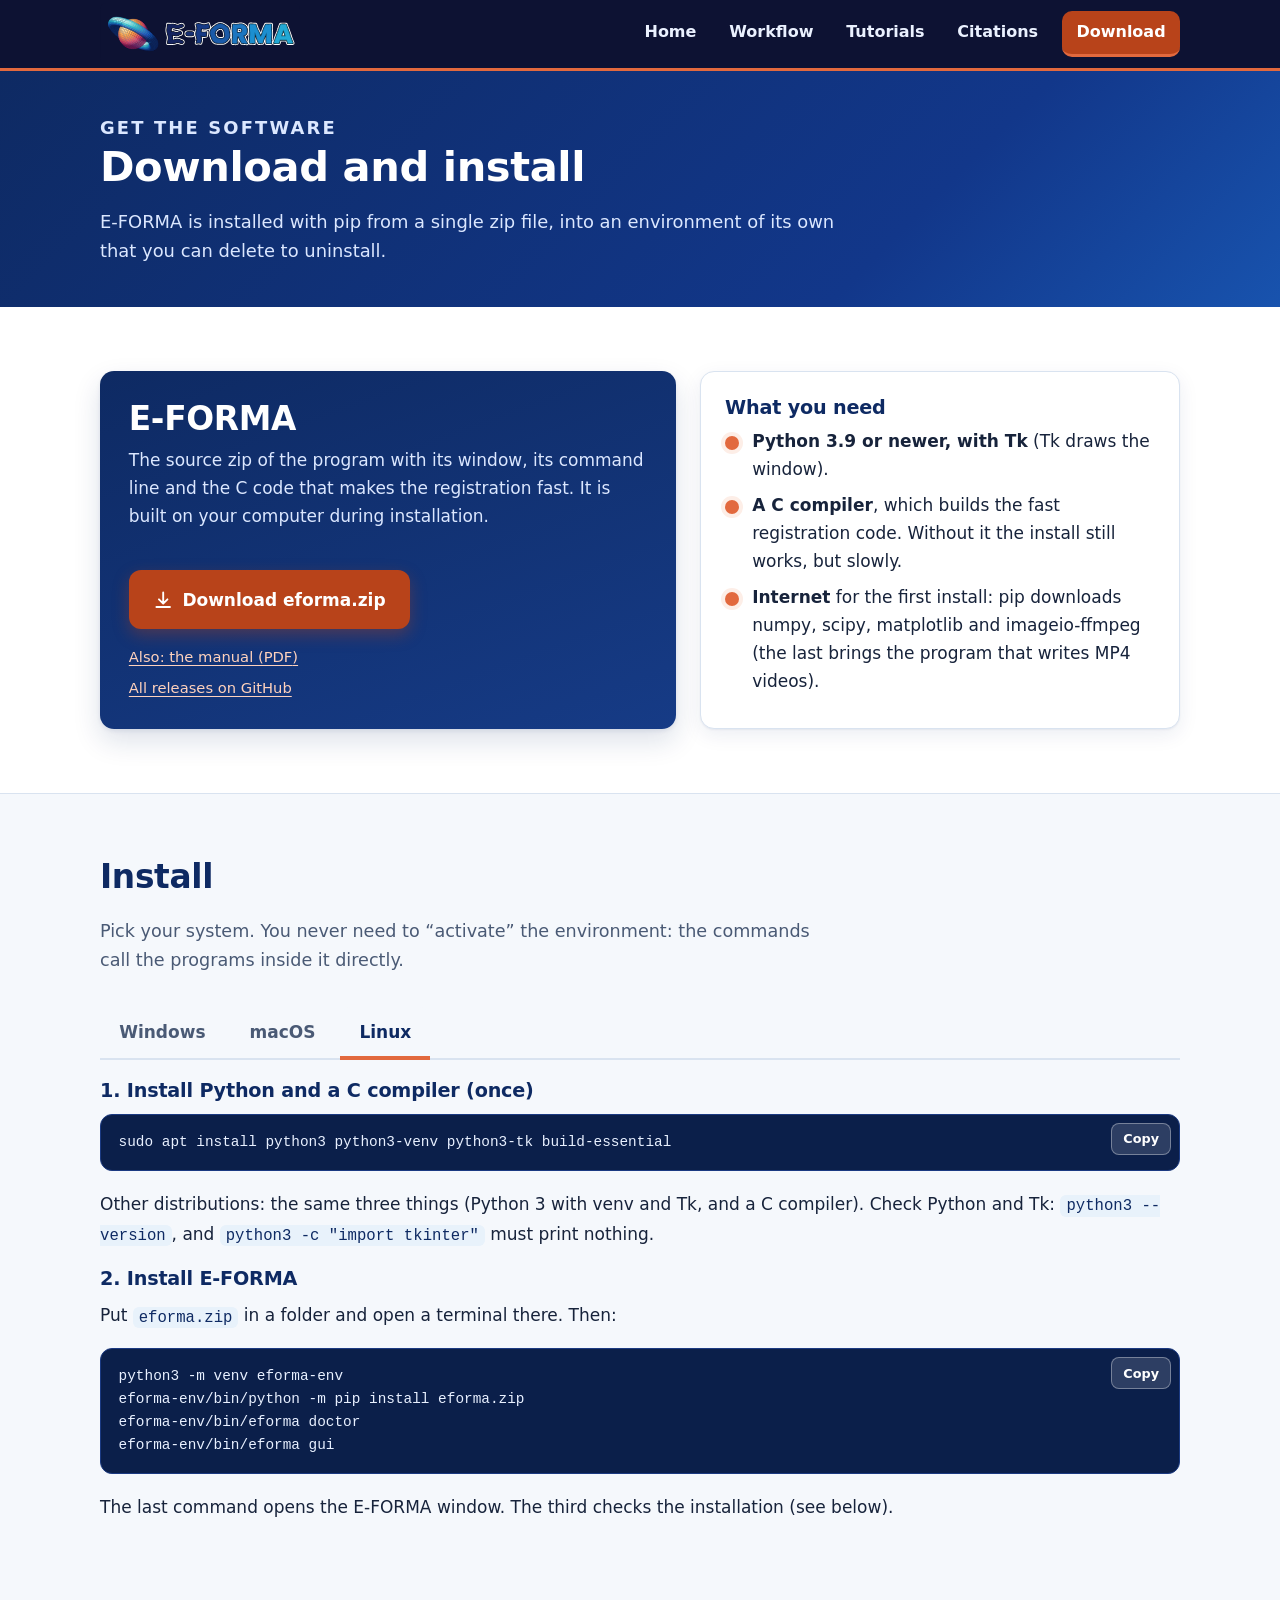
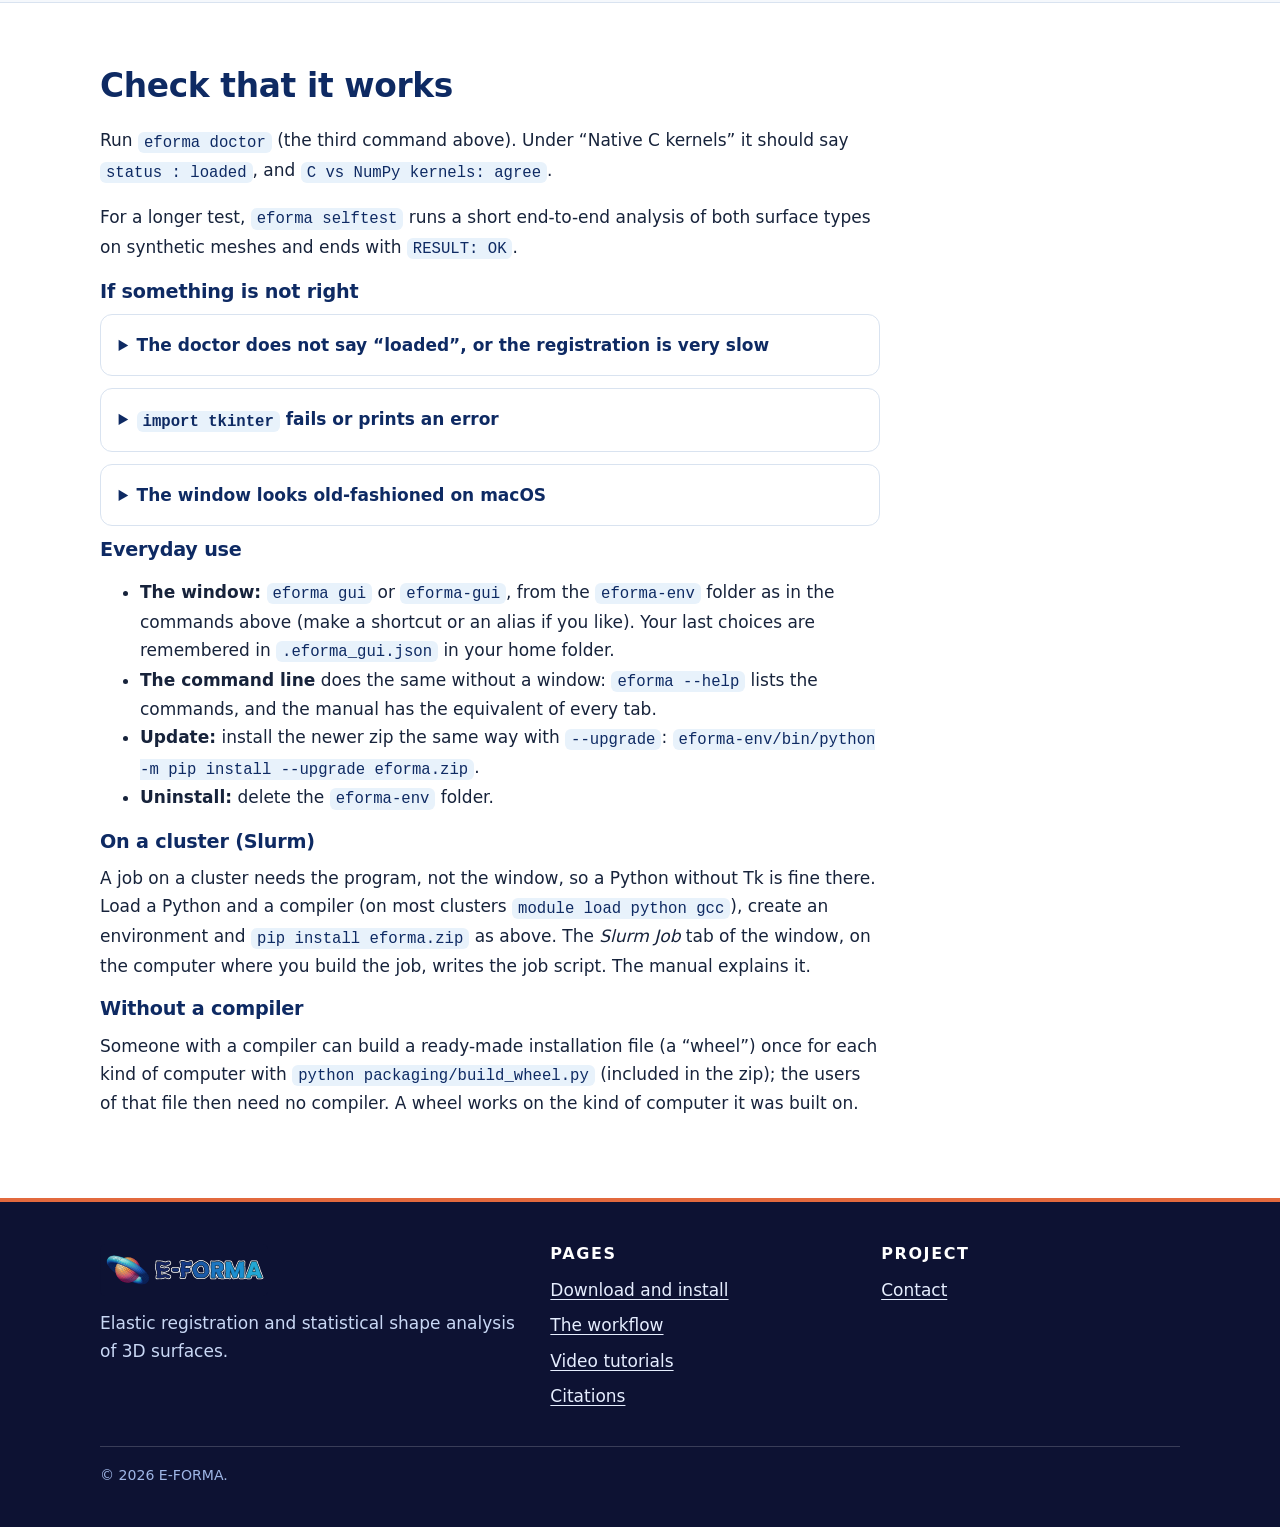
<file: download.html>
<!DOCTYPE html>
<html lang="en">
<head>
<meta charset="utf-8">
<meta name="viewport" content="width=device-width, initial-scale=1">
<title>Download and install E-FORMA</title>
<meta name="description" content="Download the E-FORMA zip and install it with pip on Windows, macOS or Linux. Requirements, step-by-step commands, a check of the installation, and troubleshooting.">
<meta name="theme-color" content="#0e2a63">
<link rel="icon" href="favicon.ico" sizes="any">
<link rel="icon" type="image/png" sizes="32x32" href="assets/img/icon_32.png">
<link rel="apple-touch-icon" href="assets/img/icon_256.png">
<meta property="og:type" content="website">
<meta property="og:title" content="Download and install E-FORMA">
<meta property="og:description" content="Download the E-FORMA zip and install it with pip on Windows, macOS or Linux. Requirements, step-by-step commands, a check of the installation, and troubleshooting.">
<meta property="og:url" content="https://eforma.github.io/download.html">
<meta property="og:image" content="https://eforma.github.io/assets/img/og-image.png">
<link rel="stylesheet" href="assets/css/style.css">
<script src="assets/js/site.js" defer></script>
</head>
<body>
<!-- CHROME:HEADER:START -->
<a class="skip" href="#main">Skip to the content</a>
<header class="site-header">
  <div class="container">
    <a class="brand" href="index.html" aria-label="E-FORMA, home page"><img src="assets/img/EFORMA_logo_lockup_dark.svg" alt="E-FORMA" width="175" height="54"></a>
    <button class="nav-toggle" type="button" aria-controls="site-nav" aria-expanded="false">Menu</button>
    <nav class="site-nav" id="site-nav" aria-label="Main">
      <ul>
        <li><a href="index.html">Home</a></li>
        <li><a href="workflow.html">Workflow</a></li>
        <li><a href="tutorials.html">Tutorials</a></li>
        <li><a href="citations.html">Citations</a></li>
        <li><a class="nav-cta" href="download.html" aria-current="page">Download</a></li>
      </ul>
    </nav>
  </div>
</header>
<!-- CHROME:HEADER:END -->
<main id="main">
<div class="page-hero"><div class="container"><p class="eyebrow">Get the software</p><h1>Download and install</h1><p>E-FORMA is installed with pip from a single zip file, into an environment of its own that you can delete to uninstall.</p></div></div>

<section>
  <div class="container">
    <div class="download-box">
      <div class="download-main">
        <h2>E-FORMA <span data-release="version"></span></h2>
        <p>The source zip of the program with its window, its command line and the C code that makes the registration fast. It is built on your computer during installation.</p>
        <dl class="facts">
          <div data-release-row="version" hidden><dt>Version</dt><dd data-release="version"></dd></div>
          <div data-release-row="date" hidden><dt>Released</dt><dd data-release="date"></dd></div>
          <div data-release-row="file" hidden><dt>File</dt><dd data-release="file"></dd></div>
          <div data-release-row="size" hidden><dt>Size</dt><dd data-release="size"></dd></div>
          <div data-release-row="sha256" hidden><dt>SHA-256</dt><dd class="mono" data-release="sha256"></dd></div>
        </dl>
        <div class="note" data-release-missing hidden><p><strong>The download is not set up yet.</strong> If you run this site: set your GitHub repository in <code>data/site.json</code> (see the README).</p></div>
        <p style="margin:0"><a class="btn btn-primary" id="download-link" href="downloads/eforma.zip" data-release-link="file" download><svg viewBox="0 0 24 24" fill="none" stroke="currentColor" stroke-width="2.2" stroke-linecap="round" stroke-linejoin="round" aria-hidden="true"><path d="M12 3v12M7 11l5 5 5-5M4 20h16"/></svg> Download eforma.zip</a></p>
        <p class="small" style="margin:1rem 0 0"><a href="downloads/EFORMA_manual.pdf" data-release-link="manual" style="color:#ffd2bd">Also: the manual (PDF<span data-release="manual-size" data-prefix=", "></span>)</a></p>
        <p class="small" style="margin:.4rem 0 0"><a href="download.html" data-site="releases" style="color:#ffd2bd" hidden>All releases on GitHub</a></p>
      </div>
      <div class="card">
        <h3>What you need</h3>
        <ul class="checklist">
          <li><strong>Python 3.9 or newer, with Tk</strong> (Tk draws the window).</li>
          <li><strong>A C compiler</strong>, which builds the fast registration code. Without it the install still works, but slowly.</li>
          <li><strong>Internet</strong> for the first install: pip downloads numpy, scipy, matplotlib and imageio-ffmpeg (the last brings the program that writes MP4 videos).</li>
        </ul>
        <p class="small muted" style="margin-top:1rem" data-release-row="sha256" hidden>You can check the download against the SHA-256 shown: <code>certutil -hashfile eforma.zip SHA256</code> on Windows, <code>shasum -a 256 eforma.zip</code> on macOS, <code>sha256sum eforma.zip</code> on Linux.</p>
      </div>
    </div>
    <!-- <div class="note blue">
      <p><strong>Tested on:</strong> Linux with gcc. The Windows and macOS steps below are the standard ones for a pip install with a compiler, but have not yet been run by the program's author. <code>eforma doctor</code> and <code>eforma selftest</code> (below) tell you whether your installation works.</p>
    </div> -->
  </div>
</section>

<section class="section-soft" id="install">
  <div class="container">
    <div class="section-head">
      <h2>Install</h2>
      <p>Pick your system. You never need to &ldquo;activate&rdquo; the environment: the commands call the programs inside it directly.</p>
    </div>
    <div class="tabs" data-os-tabs>
      <div role="tablist" aria-label="Operating system">
        <button role="tab" id="tab-windows" aria-controls="panel-windows" aria-selected="true" data-os="windows" type="button">Windows</button>
        <button role="tab" id="tab-macos" aria-controls="panel-macos" aria-selected="false" tabindex="-1" data-os="macos" type="button">macOS</button>
        <button role="tab" id="tab-linux" aria-controls="panel-linux" aria-selected="false" tabindex="-1" data-os="linux" type="button">Linux</button>
      </div>

      <div role="tabpanel" id="panel-windows" aria-labelledby="tab-windows">
        <h3>1. Install Python and a C compiler (once)</h3>
        <ul>
          <li><strong>Python with Tk:</strong> the installer from <a href="https://www.python.org/downloads/" target="_blank" rel="noopener">python.org</a>. It includes Tk; tick &ldquo;Add python.exe to PATH&rdquo;.</li>
          <li><strong>C compiler:</strong> &ldquo;Build Tools for Visual Studio&rdquo; (free) with the &ldquo;Desktop development with C++&rdquo; workload. It is a large download.</li>
        </ul>
        <p>Check Python and Tk: <code>py --version</code>, and <code>py -c "import tkinter"</code> must print nothing.</p>
        <h3>2. Install E-FORMA</h3>
        <p>Put <code>eforma.zip</code> in a folder and open a terminal there (Command Prompt or PowerShell). Then:</p>
        <div class="code"><pre><code>py -m venv eforma-env
eforma-env\Scripts\python -m pip install eforma.zip
eforma-env\Scripts\eforma doctor
eforma-env\Scripts\eforma gui</code></pre><button class="copy" type="button">Copy</button></div>
        <p>The last command opens the E-FORMA window. The third checks the installation (see below).</p>
      </div>

      <div role="tabpanel" id="panel-macos" aria-labelledby="tab-macos" hidden>
        <h3>1. Install Python and a C compiler (once)</h3>
        <ul>
          <li><strong>Python with Tk:</strong> the installer from <a href="https://www.python.org/downloads/" target="_blank" rel="noopener">python.org</a>. It includes a modern Tk; the Python that comes with macOS has an old one and looks wrong. Homebrew works too: <code>brew install python@3.12 python-tk@3.12</code>.</li>
          <li><strong>C compiler:</strong> <code>xcode-select --install</code> (free, a few minutes).</li>
        </ul>
        <p>Check Python and Tk: <code>python3 --version</code>, and <code>python3 -c "import tkinter"</code> must print nothing.</p>
        <h3>2. Install E-FORMA</h3>
        <p>Put <code>eforma.zip</code> in a folder and open a terminal there. Then:</p>
        <div class="code"><pre><code>python3 -m venv eforma-env
eforma-env/bin/python -m pip install eforma.zip
eforma-env/bin/eforma doctor
eforma-env/bin/eforma gui</code></pre><button class="copy" type="button">Copy</button></div>
        <p>The last command opens the E-FORMA window. The third checks the installation (see below).</p>
      </div>

      <div role="tabpanel" id="panel-linux" aria-labelledby="tab-linux" hidden>
        <h3>1. Install Python and a C compiler (once)</h3>
        <div class="code"><pre><code>sudo apt install python3 python3-venv python3-tk build-essential</code></pre><button class="copy" type="button">Copy</button></div>
        <p>Other distributions: the same three things (Python 3 with venv and Tk, and a C compiler). Check Python and Tk: <code>python3 --version</code>, and <code>python3 -c "import tkinter"</code> must print nothing.</p>
        <h3>2. Install E-FORMA</h3>
        <p>Put <code>eforma.zip</code> in a folder and open a terminal there. Then:</p>
        <div class="code"><pre><code>python3 -m venv eforma-env
eforma-env/bin/python -m pip install eforma.zip
eforma-env/bin/eforma doctor
eforma-env/bin/eforma gui</code></pre><button class="copy" type="button">Copy</button></div>
        <p>The last command opens the E-FORMA window. The third checks the installation (see below).</p>
      </div>
    </div>
  </div>
</section>

<section>
  <div class="container narrow">
    <h2>Check that it works</h2>
    <p>Run <code>eforma doctor</code> (the third command above). Under &ldquo;Native C kernels&rdquo; it should say <code>status : loaded</code>, and <code>C vs NumPy kernels: agree</code>.</p>
    <p>For a longer test, <code>eforma selftest</code> runs a short end-to-end analysis of both surface types on synthetic meshes and ends with <code>RESULT: OK</code>.</p>

    <h3>If something is not right</h3>
    <details>
      <summary>The doctor does not say &ldquo;loaded&rdquo;, or the registration is very slow</summary>
      <p>The C compiler was not found. <strong>The install still succeeded</strong>, but the slow NumPy fallback is used, and the default Praun-Hoppe parameterization is not available (the first analysis stops with a message that says so; &ldquo;Tutte&rdquo; works). Install the compiler (see your system above) and reinstall:</p>
      <div class="code"><pre><code>eforma-env/bin/python -m pip install --force-reinstall --no-cache-dir eforma.zip</code></pre><button class="copy" type="button">Copy</button></div>
      <p>On Windows use <code>eforma-env\Scripts\python</code>. <code>pip install -v eforma.zip</code> shows the compiler's messages if something is still wrong.</p>
    </details>
    <details>
      <summary><code>import tkinter</code> fails or prints an error</summary>
      <p>Python was installed without Tk. On Linux install <code>python3-tk</code>; on Windows and macOS use the installer from python.org, which includes it.</p>
    </details>
    <details>
      <summary>The window looks old-fashioned on macOS</summary>
      <p>You are using the Python that comes with macOS, whose Tk is old. Install Python from python.org or with Homebrew (see the macOS tab).</p>
    </details>

    <h3>Everyday use</h3>
    <ul>
      <li><strong>The window:</strong> <code>eforma gui</code> or <code>eforma-gui</code>, from the <code>eforma-env</code> folder as in the commands above (make a shortcut or an alias if you like). Your last choices are remembered in <code>.eforma_gui.json</code> in your home folder.</li>
      <li><strong>The command line</strong> does the same without a window: <code>eforma --help</code> lists the commands, and the manual has the equivalent of every tab.</li>
      <li><strong>Update:</strong> install the newer zip the same way with <code>--upgrade</code>: <code>eforma-env/bin/python -m pip install --upgrade eforma.zip</code>.</li>
      <li><strong>Uninstall:</strong> delete the <code>eforma-env</code> folder.</li>
    </ul>

    <h3>On a cluster (Slurm)</h3>
    <p>A job on a cluster needs the program, not the window, so a Python without Tk is fine there. Load a Python and a compiler (on most clusters <code>module load python gcc</code>), create an environment and <code>pip install eforma.zip</code> as above. The <em>Slurm Job</em> tab of the window, on the computer where you build the job, writes the job script. The manual explains it.</p>

    <h3>Without a compiler</h3>
    <p>Someone with a compiler can build a ready-made installation file (a &ldquo;wheel&rdquo;) once for each kind of computer with <code>python packaging/build_wheel.py</code> (included in the zip); the users of that file then need no compiler. A wheel works on the kind of computer it was built on.</p>

    <p data-site-text="license_note" hidden class="muted small"></p>
  </div>
</section>

</main>
<!-- CHROME:FOOTER:START -->
<footer class="site-footer">
  <div class="container">
    <div class="cols">
      <div>
        <img src="assets/img/EFORMA_logo_lockup_dark.svg" alt="E-FORMA" width="142" height="44">
        <p>Elastic registration and statistical shape analysis of 3D surfaces.</p>
      </div>
      <div>
        <h2>Pages</h2>
        <ul>
          <li><a href="download.html">Download and install</a></li>
          <li><a href="workflow.html">The workflow</a></li>
          <li><a href="tutorials.html">Video tutorials</a></li>
          <li><a href="citations.html">Citations</a></li>
        </ul>
      </div>
      <div>
        <h2>Project</h2>
        <ul>
          <!-- <li><a href="downloads/EFORMA_manual.pdf" data-release-link="manual">Manual (PDF)</a></li> -->
          <!-- <li><a href="download.html" data-site="github" hidden>Source on GitHub</a></li> -->
          <!-- <li><a href="download.html" data-site="issues" hidden>Report a problem</a></li> -->
          <li><a href="download.html" data-site="contact" hidden>Contact</a></li>
        </ul>
      </div>
    </div>
    <p class="fine">&copy; <span data-year>2026</span> E-FORMA. <span data-site-text="license_note" hidden></span></p>
  </div>
</footer>
<!-- CHROME:FOOTER:END -->
</body>
</html>
</file>
<file: assets/css/style.css>
/* E-FORMA website. Colors taken from the logo: navy #0e2a63, blue #1f82ca, orange #e2693e.
   No external fonts, scripts or images are loaded: everything is in this folder. */
:root {
  --navy: #0e2a63;
  --navy-2: #163b86;
  --bar: #0d1233;                /* the background of the dark logo lockup: the header and the footer have exactly this color, so the logo blends in */
  --blue: #1f82ca;
  --blue-text: #1853ae;          /* links on white: contrast above 7:1 */
  --sky: #e8f2fb;
  --sky-2: #d3e6f7;
  --orange: #e2693e;
  --orange-deep: #b8431a;        /* buttons with white text: contrast above 5:1 */
  --orange-soft: #fdeee7;
  --ink: #17233b;
  --muted: #4a5a75;
  --line: #d9e3f0;
  --soft: #f5f8fc;
  --white: #ffffff;
  --radius: 14px;
  --shadow: 0 1px 2px rgba(14, 42, 99, .06), 0 6px 20px rgba(14, 42, 99, .08);
  --shadow-lift: 0 2px 4px rgba(14, 42, 99, .08), 0 12px 28px rgba(14, 42, 99, .14);
  --maxw: 1120px;
  --font: system-ui, -apple-system, "Segoe UI", Roboto, "Helvetica Neue", Arial, sans-serif;
  --mono: ui-monospace, SFMono-Regular, Menlo, Consolas, "Liberation Mono", monospace;
  color-scheme: light;
}

*, *::before, *::after { box-sizing: border-box; }
html { scroll-behavior: smooth; -webkit-text-size-adjust: 100%; }
body { margin: 0; font-family: var(--font); font-size: 1.0625rem; line-height: 1.65; color: var(--ink); background: var(--white); }
img, svg, video { max-width: 100%; height: auto; }
a { color: var(--blue-text); text-underline-offset: 3px; }
a:hover { color: var(--navy); }
h1, h2, h3, h4 { color: var(--navy); line-height: 1.2; margin: 0 0 .6em; letter-spacing: -.01em; }
h1 { font-size: clamp(2rem, 4.2vw, 3rem); font-weight: 800; }
h2 { font-size: clamp(1.5rem, 2.8vw, 2.05rem); font-weight: 750; }
h3 { font-size: 1.2rem; font-weight: 700; }
p { margin: 0 0 1em; }
code { font-family: var(--mono); font-size: .92em; background: var(--sky); color: var(--navy); padding: .1em .38em; border-radius: 6px; }
:focus-visible { outline: 3px solid var(--orange); outline-offset: 2px; border-radius: 4px; }
.skip { position: absolute; left: -999px; top: 8px; background: var(--white); color: var(--navy); padding: .6rem 1rem; border-radius: 8px; z-index: 100; }
.skip:focus { left: 8px; }
.container { width: 100%; max-width: var(--maxw); margin: 0 auto; padding: 0 1.25rem; }
.narrow { max-width: 820px; }
.muted { color: var(--muted); }
.center { text-align: center; }
.small { font-size: .92rem; }

/* ------------------------------------------------------------------------------------------------ header */
.site-header { position: sticky; top: 0; z-index: 50; background: var(--bar); border-bottom: 3px solid var(--orange); }
.site-header .container { display: flex; align-items: center; justify-content: space-between; gap: 1rem; min-height: 68px; }
.brand { display: inline-flex; align-items: center; text-decoration: none; }
.brand img { height: 62px; width: auto; display: block; }
.nav-toggle { display: none; background: transparent; border: 2px solid rgba(255,255,255,.55); color: var(--white); border-radius: 10px; padding: .45rem .75rem; font: inherit; font-weight: 600; cursor: pointer; }
.nav-toggle:hover { background: rgba(255,255,255,.1); }
.site-nav ul { list-style: none; display: flex; gap: .25rem; margin: 0; padding: 0; flex-wrap: wrap; }
.site-nav a { display: block; color: #eaf1ff; text-decoration: none; font-weight: 600; font-size: 1rem; padding: .55rem .9rem; border-radius: 10px; border-bottom: 3px solid transparent; }
.site-nav a:hover { background: rgba(255,255,255,.12); color: var(--white); }
.site-nav a[aria-current="page"] { color: var(--white); border-bottom-color: var(--orange); background: rgba(255,255,255,.08); }
.site-nav a.nav-cta { background: var(--orange-deep); color: var(--white); margin-left: .35rem; }
.site-nav a.nav-cta:hover { background: #a43812; }

/* ------------------------------------------------------------------------------------------------ hero */
.hero { position: relative; overflow: hidden; color: var(--white); background: radial-gradient(1200px 520px at 85% -10%, #2a6fc2 0%, rgba(42,111,194,0) 60%), linear-gradient(135deg, var(--navy) 0%, #12378a 55%, #1853ae 100%); }
.hero::after { content: ""; position: absolute; right: -140px; top: -120px; width: 620px; height: 620px; border-radius: 50%; border: 54px solid rgba(255,255,255,.06); transform: rotate(-18deg) scale(1, .42); pointer-events: none; }
.hero .container { position: relative; z-index: 1; padding-top: clamp(3rem, 7vw, 5.5rem); padding-bottom: clamp(3rem, 7vw, 5.5rem); }
.hero h1 { color: var(--white); max-width: 17ch; }
.hero h1 .accent { color: #ff9a73; }
.hero .lead { font-size: clamp(1.1rem, 1.7vw, 1.3rem); max-width: 44rem; color: #dbe7ff; }
.hero-actions { display: flex; flex-wrap: wrap; gap: .85rem; margin-top: 1.7rem; }
.hero-note { margin-top: 1.1rem; font-size: .95rem; color: #bcd0f5; }
.page-hero { background: linear-gradient(135deg, var(--navy) 0%, #12378a 70%, #1853ae 100%); color: var(--white); }
.page-hero .container { padding-top: 2.6rem; padding-bottom: 2.6rem; }
.page-hero h1 { color: var(--white); font-size: clamp(1.9rem, 3.6vw, 2.6rem); margin-bottom: .35em; }
.page-hero p { color: #dbe7ff; max-width: 46rem; margin: 0; font-size: 1.12rem; }
.eyebrow { text-transform: uppercase; letter-spacing: .12em; font-size: .8rem; font-weight: 700; color: #ffb28f; margin-bottom: .7rem; }

/* ------------------------------------------------------------------------------------------------ buttons */
.btn { display: inline-flex; align-items: center; gap: .55rem; font: inherit; font-weight: 700; text-decoration: none; padding: .85rem 1.4rem; border-radius: 12px; border: 2px solid transparent; cursor: pointer; transition: transform .15s ease, background .15s ease, box-shadow .15s ease; }
.btn:hover { transform: translateY(-1px); }
.btn-primary { background: var(--orange-deep); color: var(--white); box-shadow: 0 6px 16px rgba(184, 67, 26, .35); }
.btn-primary:hover { background: #a43812; color: var(--white); }
.btn-light { background: rgba(255,255,255,.1); color: var(--white); border-color: rgba(255,255,255,.65); }
.btn-light:hover { background: rgba(255,255,255,.2); color: var(--white); }
.btn-outline { background: var(--white); color: var(--navy); border-color: var(--navy); }
.btn-outline:hover { background: var(--navy); color: var(--white); }
.btn svg { width: 1.2em; height: 1.2em; flex: none; }
.btn small { font-weight: 500; opacity: .9; }

/* ------------------------------------------------------------------------------------------------ sections and cards */
section { padding: clamp(2.6rem, 5vw, 4.2rem) 0; }
.section-soft { background: var(--soft); border-top: 1px solid var(--line); border-bottom: 1px solid var(--line); }
.section-head { max-width: 46rem; margin-bottom: 2rem; }
.section-head p { color: var(--muted); font-size: 1.1rem; }
.grid { display: grid; gap: 1.25rem; }
.grid-2 { grid-template-columns: repeat(2, minmax(0, 1fr)); }
.grid-3 { grid-template-columns: repeat(3, minmax(0, 1fr)); }
.grid-4 { grid-template-columns: repeat(4, minmax(0, 1fr)); }
.card { background: var(--white); border: 1px solid var(--line); border-radius: var(--radius); padding: 1.5rem; box-shadow: var(--shadow); }
a.card { text-decoration: none; color: inherit; display: block; transition: transform .15s ease, box-shadow .15s ease, border-color .15s ease; }
a.card:hover { transform: translateY(-3px); box-shadow: var(--shadow-lift); border-color: var(--blue); }
.card h3 { margin-bottom: .4em; }
.card p:last-child { margin-bottom: 0; }
.icon { width: 52px; height: 52px; border-radius: 14px; background: var(--sky); color: var(--navy); display: grid; place-items: center; margin-bottom: 1rem; }
.icon svg { width: 28px; height: 28px; }
.icon.orange { background: var(--orange-soft); color: var(--orange-deep); }
.pill { display: inline-block; font-size: .78rem; font-weight: 700; padding: .18rem .65rem; border-radius: 999px; background: var(--sky); color: var(--navy); letter-spacing: .02em; }
.pill.orange { background: var(--orange-soft); color: var(--orange-deep); }
.checklist { list-style: none; margin: 0; padding: 0; }
.checklist li { position: relative; padding-left: 1.7rem; margin-bottom: .5rem; }
.checklist li::before { content: ""; position: absolute; left: 0; top: .5em; width: .9rem; height: .9rem; border-radius: 50%; background: var(--orange); box-shadow: 0 0 0 4px var(--orange-soft); }

figure { margin: 0; }
.figure { background: var(--white); border: 1px solid var(--line); border-radius: var(--radius); padding: .75rem; box-shadow: var(--shadow); }
.figure img { display: block; width: 100%; border-radius: 8px; }
figcaption { font-size: .92rem; color: var(--muted); padding: .65rem .35rem .2rem; line-height: 1.5; }
figcaption strong { color: var(--navy); }

/* ------------------------------------------------------------------------------------------------ the workflow page */
.pipeline { margin: 0 auto; }
.steps { list-style: none; margin: 0; padding: 0; counter-reset: step; position: relative; }
.steps::before { content: ""; position: absolute; left: 25px; top: 10px; bottom: 10px; width: 3px; background: linear-gradient(var(--blue), var(--sky-2)); border-radius: 3px; }
.step { position: relative; padding-left: 78px; margin-bottom: 2.6rem; }
.step:last-child { margin-bottom: 0; }
.step-num { position: absolute; left: 0; top: 0; width: 52px; height: 52px; border-radius: 50%; display: grid; place-items: center; font-weight: 800; font-size: 1.25rem; color: var(--white); background: var(--navy); border: 4px solid var(--white); box-shadow: 0 0 0 3px var(--blue); }
.step-num.shared { background: var(--orange-deep); box-shadow: 0 0 0 3px var(--orange); }
.step h2 { font-size: 1.45rem; margin-bottom: .3em; }
.step .tag { margin-left: .6rem; vertical-align: middle; }
.step-body { display: grid; grid-template-columns: minmax(0, 1fr) minmax(0, 1.15fr); gap: 1.5rem; align-items: start; }
.step-body.single { grid-template-columns: minmax(0, 1fr); }
.step ul { margin: .4rem 0 0; padding-left: 1.2rem; }
.step li { margin-bottom: .3rem; }
.where { font-size: .92rem; color: var(--muted); }
.where strong { color: var(--navy); }

/* ------------------------------------------------------------------------------------------------ download page */
.download-box { display: grid; grid-template-columns: minmax(0, 1.2fr) minmax(0, 1fr); gap: 1.5rem; align-items: stretch; }
.download-main { background: linear-gradient(160deg, var(--navy) 0%, #163b86 100%); color: var(--white); border-radius: var(--radius); padding: 1.8rem; box-shadow: var(--shadow-lift); }
.download-main h2 { color: var(--white); margin-bottom: .2em; }
.download-main p { color: #dbe7ff; }
.facts { display: grid; grid-template-columns: auto 1fr; gap: .35rem 1rem; margin: 1.1rem 0 1.4rem; font-size: .98rem; }
.facts dt { color: #aac2ef; }
.facts dd { margin: 0; color: var(--white); word-break: break-all; }
.facts dd.mono { font-family: var(--mono); font-size: .8rem; }
.tabs [role="tablist"] { display: flex; gap: .35rem; border-bottom: 2px solid var(--line); margin-bottom: 1.2rem; flex-wrap: wrap; }
.tabs [role="tab"] { font: inherit; font-weight: 700; padding: .65rem 1.2rem; background: transparent; border: 0; border-bottom: 4px solid transparent; margin-bottom: -2px; color: var(--muted); cursor: pointer; border-radius: 10px 10px 0 0; }
.tabs [role="tab"]:hover { background: var(--sky); color: var(--navy); }
.tabs [role="tab"][aria-selected="true"] { color: var(--navy); border-bottom-color: var(--orange); background: var(--soft); }
.tabs [role="tabpanel"][hidden] { display: none; }
.code { position: relative; margin: .7rem 0 1.2rem; }
.code pre { margin: 0; background: #0b1f4a; color: #e8f0ff; border-radius: 12px; padding: 1rem 1.1rem; padding-right: 5.2rem; overflow-x: auto; font-family: var(--mono); font-size: .9rem; line-height: 1.6; border: 1px solid #1b3a82; }
.copy { position: absolute; top: .55rem; right: .55rem; font: inherit; font-size: .8rem; font-weight: 700; color: var(--white); background: rgba(255,255,255,.14); border: 1px solid rgba(255,255,255,.35); border-radius: 8px; padding: .3rem .7rem; cursor: pointer; }
.copy:hover { background: rgba(255,255,255,.26); }
.note { border-left: 5px solid var(--orange); background: var(--orange-soft); border-radius: 0 12px 12px 0; padding: .9rem 1.1rem; margin: 1.2rem 0; }
.note.blue { border-left-color: var(--blue); background: var(--sky); }
.note p:last-child { margin-bottom: 0; }
table { border-collapse: collapse; width: 100%; font-size: .98rem; }
th, td { text-align: left; padding: .7rem .9rem; border-bottom: 1px solid var(--line); vertical-align: top; }
th { background: var(--sky); color: var(--navy); }
.table-wrap { overflow-x: auto; border: 1px solid var(--line); border-radius: var(--radius); background: var(--white); }
details { background: var(--white); border: 1px solid var(--line); border-radius: 12px; padding: .2rem 1.1rem; margin-bottom: .75rem; }
summary { cursor: pointer; font-weight: 700; color: var(--navy); padding: .8rem 0; }
details[open] { box-shadow: var(--shadow); }

/* ------------------------------------------------------------------------------------------------ tutorials */
.video-card { overflow: hidden; padding: 0; }
.video-frame { position: relative; aspect-ratio: 16 / 9; background: linear-gradient(135deg, var(--navy), #1853ae); display: grid; place-items: center; color: var(--white); }
.video-frame iframe, .video-frame video { position: absolute; inset: 0; width: 100%; height: 100%; border: 0; }
.video-frame .play { font: inherit; border: 0; background: transparent; color: var(--white); display: grid; place-items: center; gap: .4rem; cursor: pointer; width: 100%; height: 100%; }
.video-frame .play svg { width: 64px; height: 64px; }
.video-body { padding: 1.1rem 1.3rem 1.3rem; }
.video-body h3 { margin-bottom: .25em; }
.placeholder-card { border: 2px dashed var(--sky-2); background: var(--soft); box-shadow: none; }
.soon { aspect-ratio: 16 / 9; border-radius: 10px; margin-bottom: 1rem; background: repeating-linear-gradient(135deg, var(--sky) 0 14px, #dcecfa 14px 28px); display: grid; place-items: center; color: var(--navy); font-weight: 800; letter-spacing: .08em; text-transform: uppercase; font-size: .9rem; }

/* ------------------------------------------------------------------------------------------------ citations */
.cite-list { list-style: none; margin: 0; padding: 0; }
.cite-list li { padding: 1rem 0; border-bottom: 1px solid var(--line); }
.cite-list .tag { font-weight: 800; color: var(--navy); }
.cite-list .used { font-size: .9rem; color: var(--muted); margin-top: .3rem; }
.cite-list .link { white-space: nowrap; }
.badge { display: inline-block; font-size: .74rem; font-weight: 700; border-radius: 999px; padding: .12rem .6rem; margin-left: .4rem; vertical-align: middle; }
.badge.ok { background: #e3f4e8; color: #17653a; }
.badge.search { background: var(--orange-soft); color: var(--orange-deep); }
.toc { display: flex; flex-wrap: wrap; gap: .5rem; margin: 1rem 0 0; padding: 0; list-style: none; }
.toc a { display: inline-block; padding: .35rem .85rem; border-radius: 999px; background: var(--sky); color: var(--navy); text-decoration: none; font-weight: 600; font-size: .92rem; }
.toc a:hover { background: var(--navy); color: var(--white); }
.cite-group { scroll-margin-top: 90px; }

/* ------------------------------------------------------------------------------------------------ footer */
.site-footer { background: var(--bar); color: #c9d8f5; padding: 2.6rem 0 1.6rem; margin-top: 0; border-top: 4px solid var(--orange); }
.site-footer .cols { display: grid; grid-template-columns: 1.4fr 1fr 1fr; gap: 2rem; }
.site-footer img { height: 52px; width: auto; display: block; margin-bottom: .8rem; }
.site-footer h2 { color: var(--white); font-size: 1rem; text-transform: uppercase; letter-spacing: .1em; margin-bottom: .8rem; }
.site-footer ul { list-style: none; margin: 0; padding: 0; }
.site-footer li { margin-bottom: .45rem; }
.site-footer a { color: #e6eeff; }
.site-footer a:hover { color: #ffb28f; }
.site-footer .fine { border-top: 1px solid rgba(255,255,255,.18); margin-top: 1.8rem; padding-top: 1.1rem; font-size: .88rem; color: #9fb6e6; }
[hidden] { display: none !important; }

/* ------------------------------------------------------------------------------------------------ small screens */
@media (max-width: 960px) {
  .grid-4 { grid-template-columns: repeat(2, minmax(0, 1fr)); }
  .grid-3 { grid-template-columns: repeat(2, minmax(0, 1fr)); }
  .download-box, .step-body { grid-template-columns: minmax(0, 1fr); }
}
@media (max-width: 760px) {
  .nav-toggle { display: inline-block; }
  .site-nav { display: none; position: absolute; left: 0; right: 0; top: 100%; background: var(--bar); border-bottom: 3px solid var(--orange); padding: .5rem 1rem 1rem; }
  .site-nav.open { display: block; }
  .site-nav ul { flex-direction: column; }
  .site-nav a.nav-cta { margin: .4rem 0 0; text-align: center; }
  .grid-2, .grid-3, .grid-4 { grid-template-columns: minmax(0, 1fr); }
  .site-footer .cols { grid-template-columns: minmax(0, 1fr); }
  .steps::before { left: 19px; }
  .step { padding-left: 62px; }
  .step-num { width: 40px; height: 40px; font-size: 1.05rem; }
  .brand img { height: 48px; }
}
@media (prefers-reduced-motion: reduce) {
  html { scroll-behavior: auto; }
  .btn, a.card { transition: none; }
  .btn:hover, a.card:hover { transform: none; }
}
@media print {
  .site-header, .site-footer, .hero-actions, .nav-toggle, .copy { display: none !important; }
  .hero, .page-hero { background: none; color: var(--ink); }
  .hero h1, .page-hero h1, .page-hero p { color: var(--ink); }
  a { color: var(--ink); }
}

/* ------------------------------------------------------------------------------------------------ the pipeline strip */
.flow { list-style: none; margin: 0; padding: 0; display: flex; flex-wrap: wrap; gap: .55rem .35rem; align-items: center; }
.flow li { display: flex; align-items: center; gap: .35rem; }
.flow .box { display: inline-flex; align-items: center; gap: .55rem; background: var(--white); border: 2px solid var(--blue); border-radius: 12px; padding: .55rem .9rem; font-weight: 700; color: var(--navy); text-decoration: none; box-shadow: var(--shadow); line-height: 1.25; }
.flow a.box:hover { border-color: var(--navy); background: var(--sky); color: var(--navy); }
.flow .n { flex: none; width: 28px; height: 28px; border-radius: 50%; background: var(--navy); color: var(--white); display: grid; place-items: center; font-size: .9rem; }
.flow .arrow { color: var(--orange-deep); font-size: 1.4rem; font-weight: 800; line-height: 1; }
.flow .box.shared { border-color: var(--orange); }
.flow .box.shared .n { background: var(--orange-deep); }
.flow-label { font-size: .85rem; font-weight: 700; text-transform: uppercase; letter-spacing: .1em; color: var(--muted); margin: 1.1rem 0 .5rem; }
.flow-label:first-child { margin-top: 0; }

/* ------------------------------------------------------------------------------------------------ refinements */
.code pre code { background: transparent; color: inherit; padding: 0; border-radius: 0; font-size: inherit; }
.container.narrow { margin-left: max(0px, calc((100% - var(--maxw)) / 2)); margin-right: auto; }
.container.narrow.center { margin-left: auto; margin-right: auto; }
.flow .box { padding: .5rem .75rem; font-size: .97rem; }
.flow .box.shared .n { width: 14px; height: 14px; }
.grid-figs { grid-template-columns: minmax(0, 1fr) minmax(0, 1.55fr); align-items: start; }
@media (max-width: 960px) { .grid-figs { grid-template-columns: minmax(0, 1fr); } }
.figure a.zoom { display: block; cursor: zoom-in; border-radius: 8px; }
.figure a.zoom:hover img { outline: 3px solid var(--sky-2); }

/* ------------------------------------------------------------------------------------------------ the citations page */
ul.what { padding-left: 1.2rem; margin: 0; }
ul.what li { margin-bottom: .7rem; }
.toc { margin-bottom: 1.2rem; }
.cite-list .badge { margin-left: .5rem; }
.cite-list .badge + .badge { margin-left: .3rem; }
details > .cite-list { margin-top: .5rem; }

/* ------------------------------------------------------------------------------------------------ the download facts */
.facts > div { display: contents; }
.btn.disabled { opacity: .55; pointer-events: none; }
.download-main .note, .download-main .note p, .download-main .note strong { color: var(--ink); }
</file>
